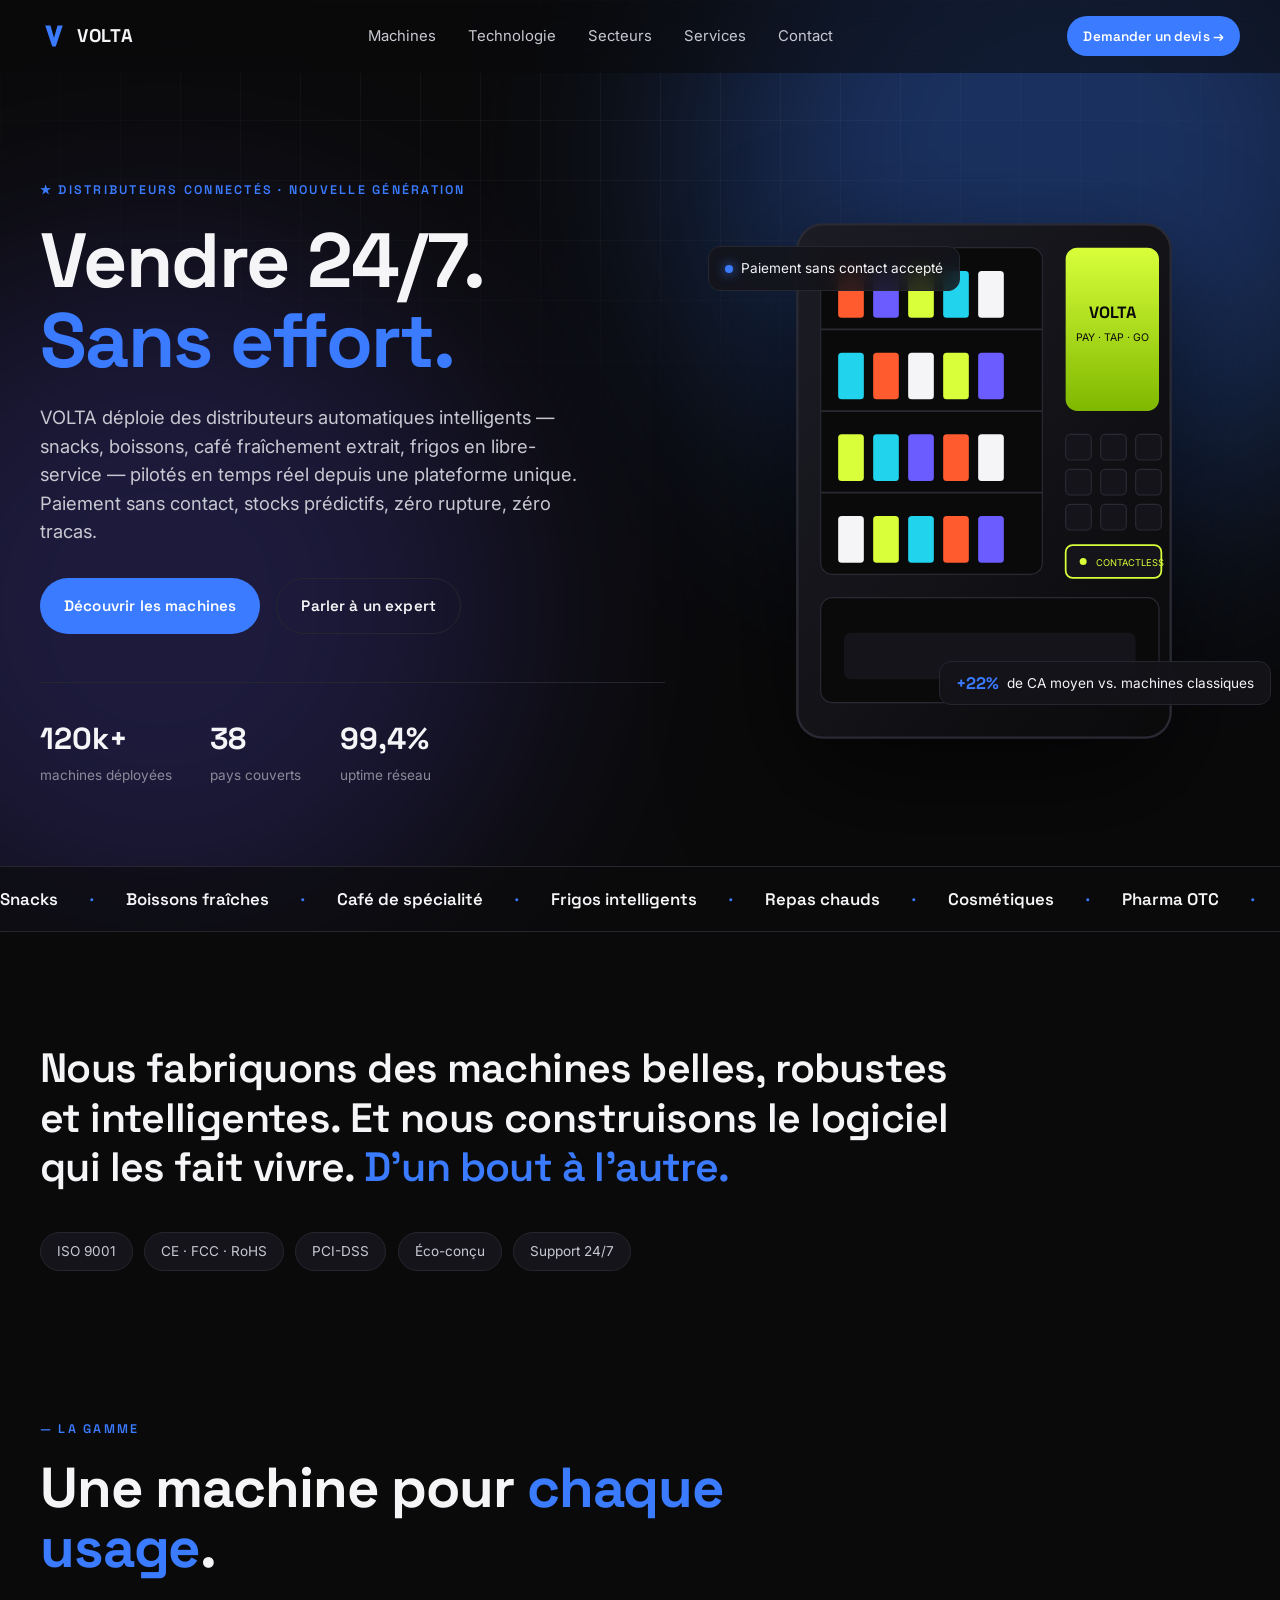
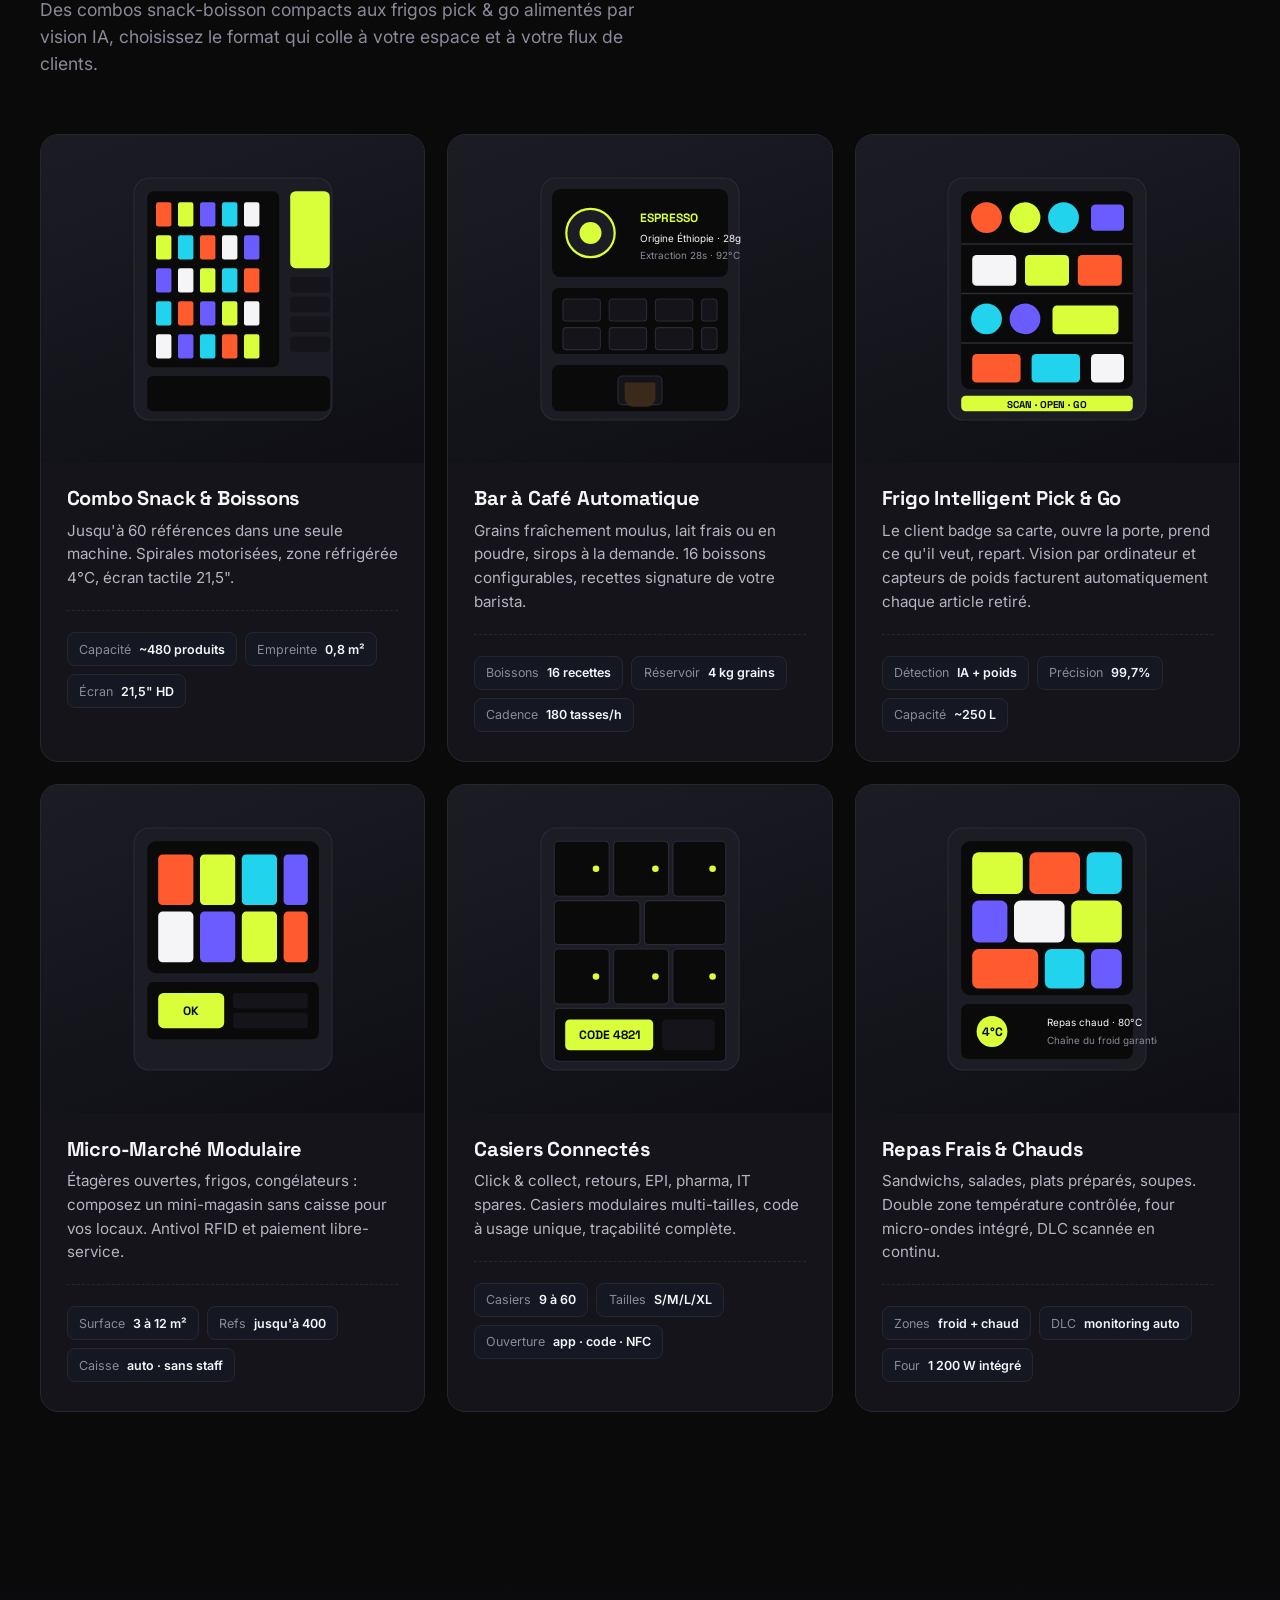
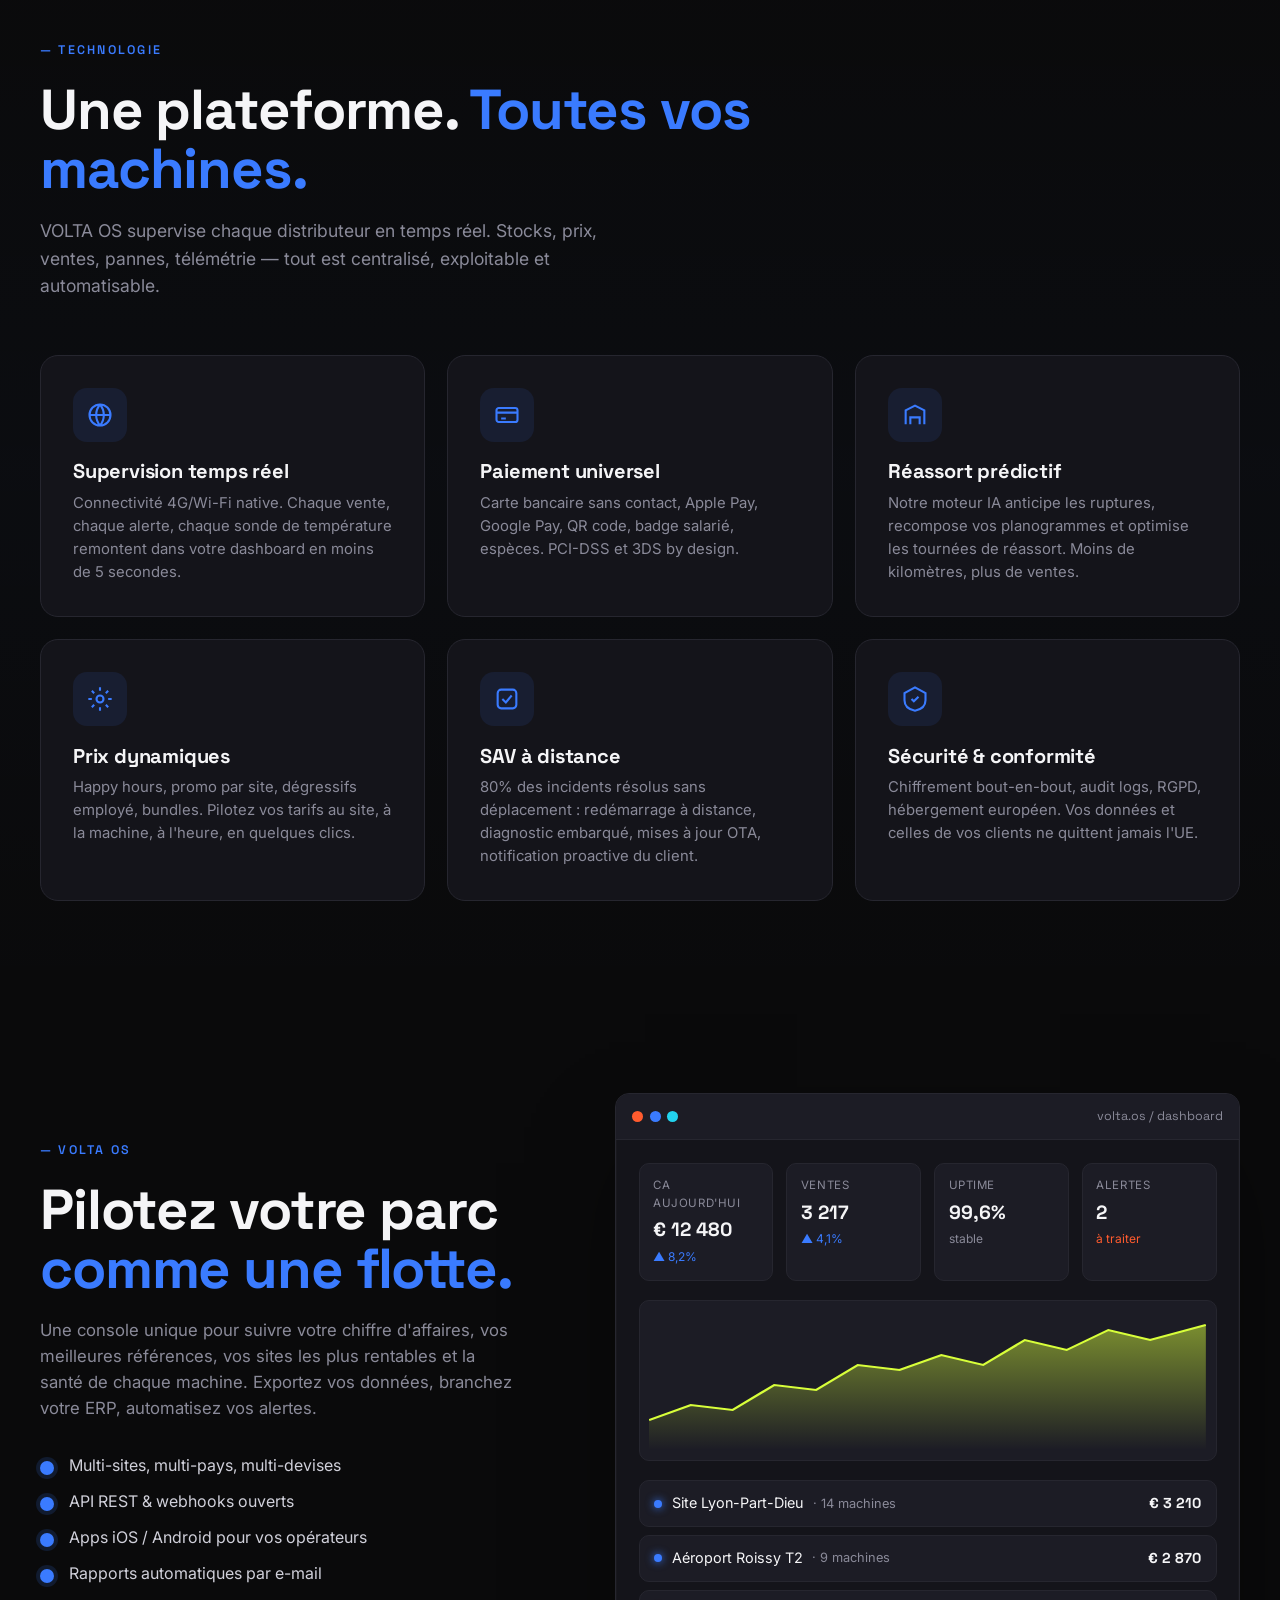
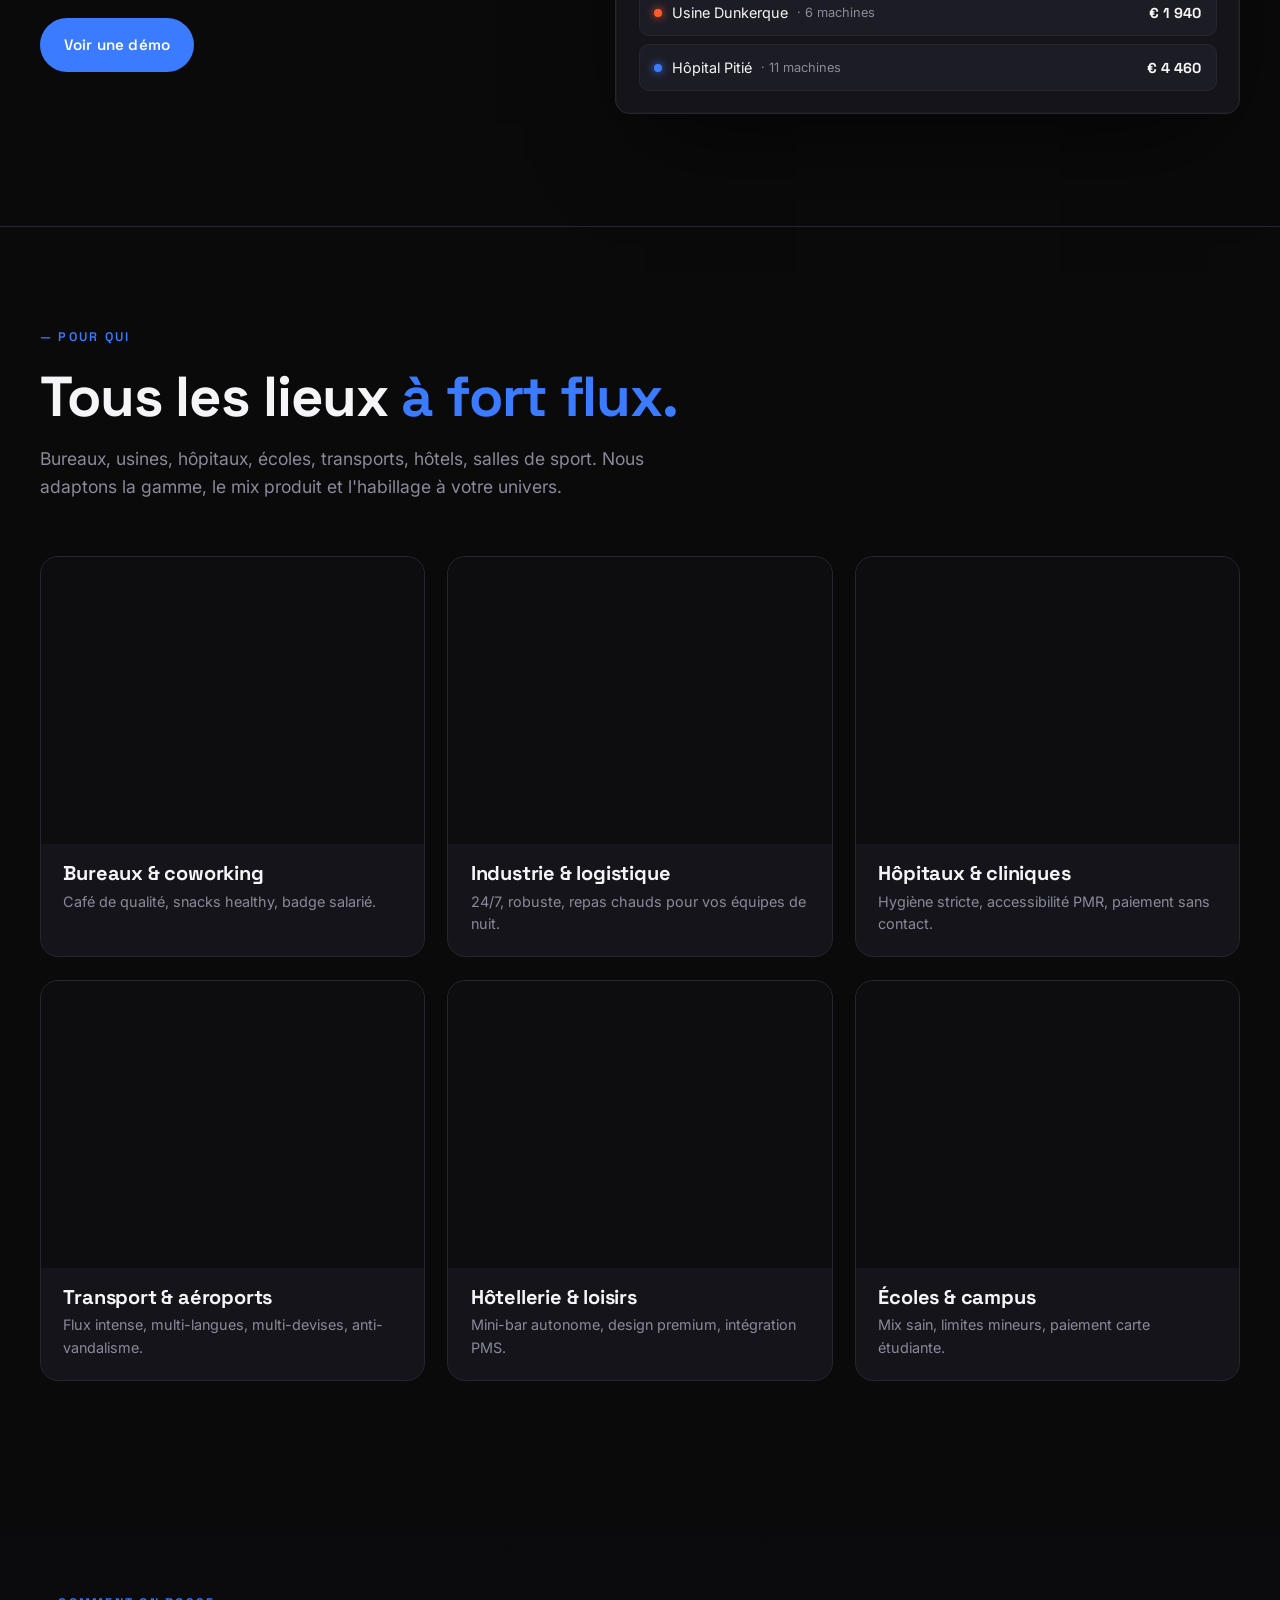
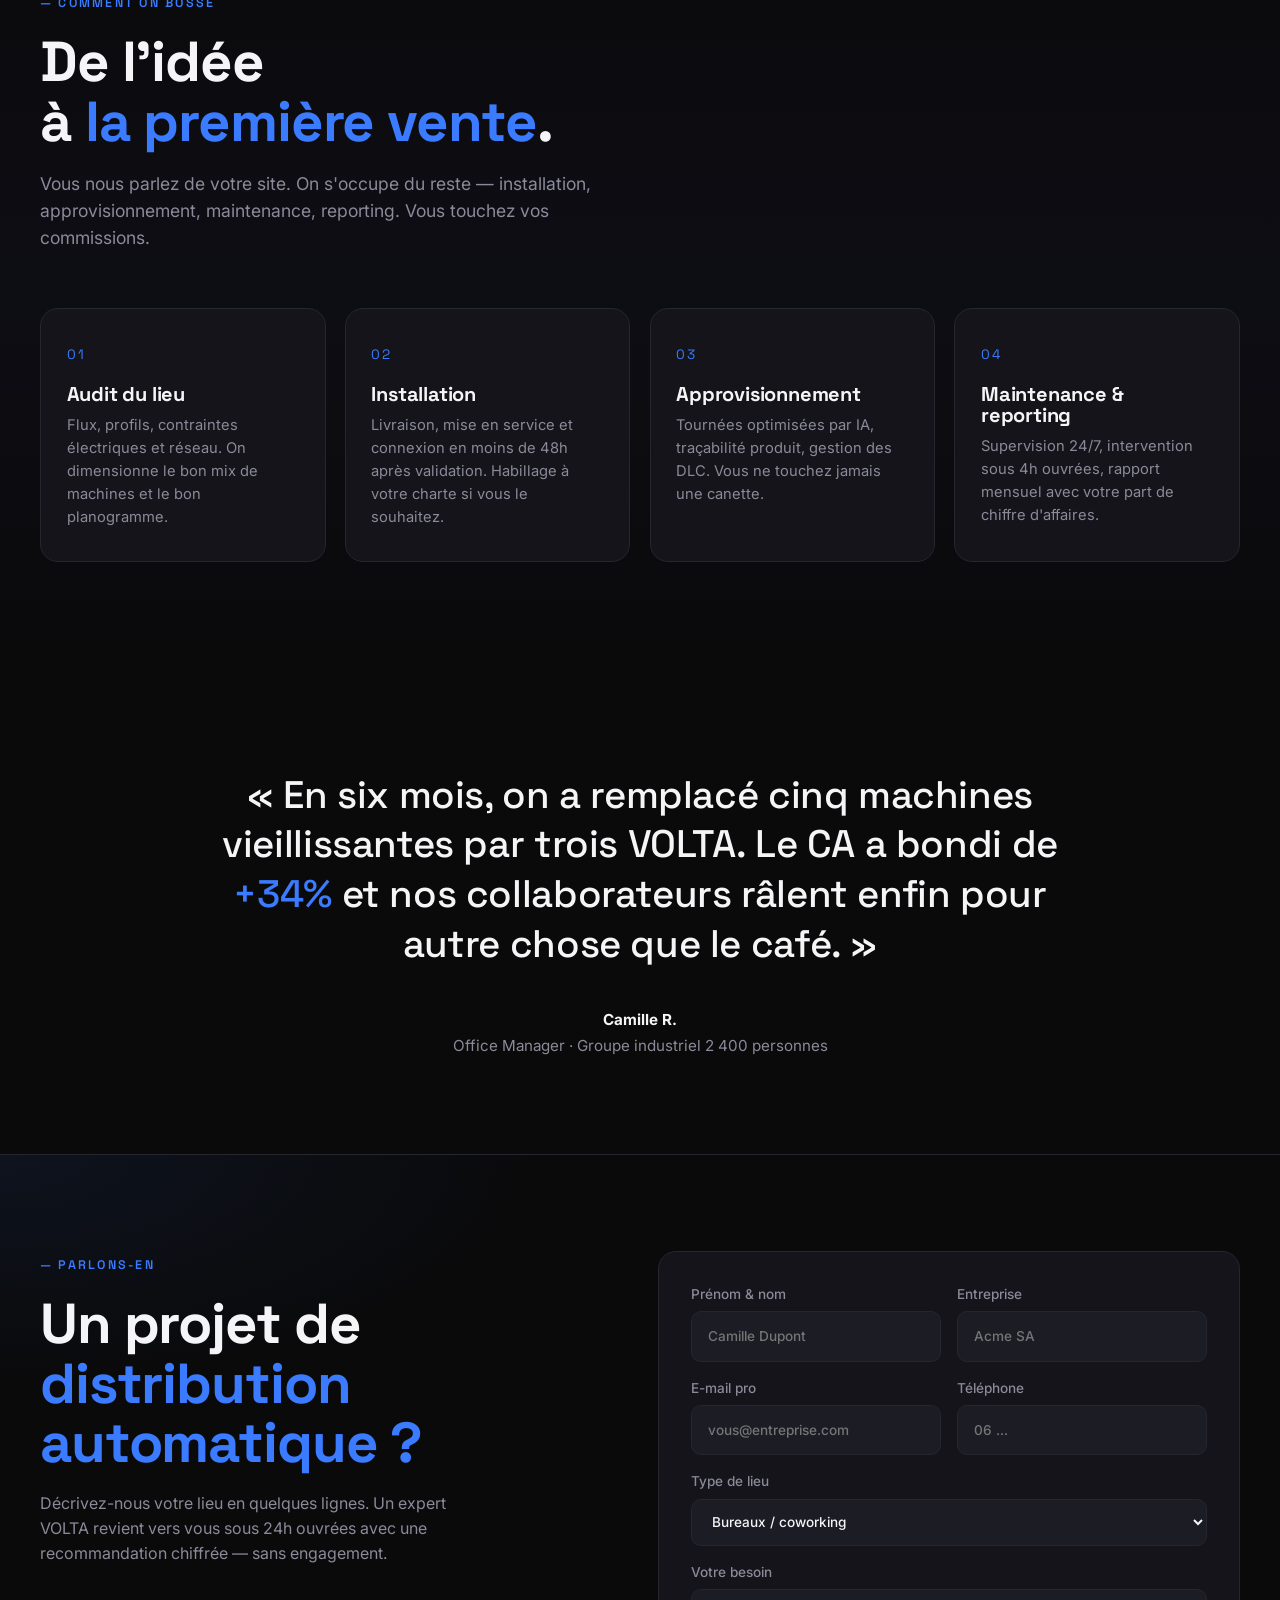
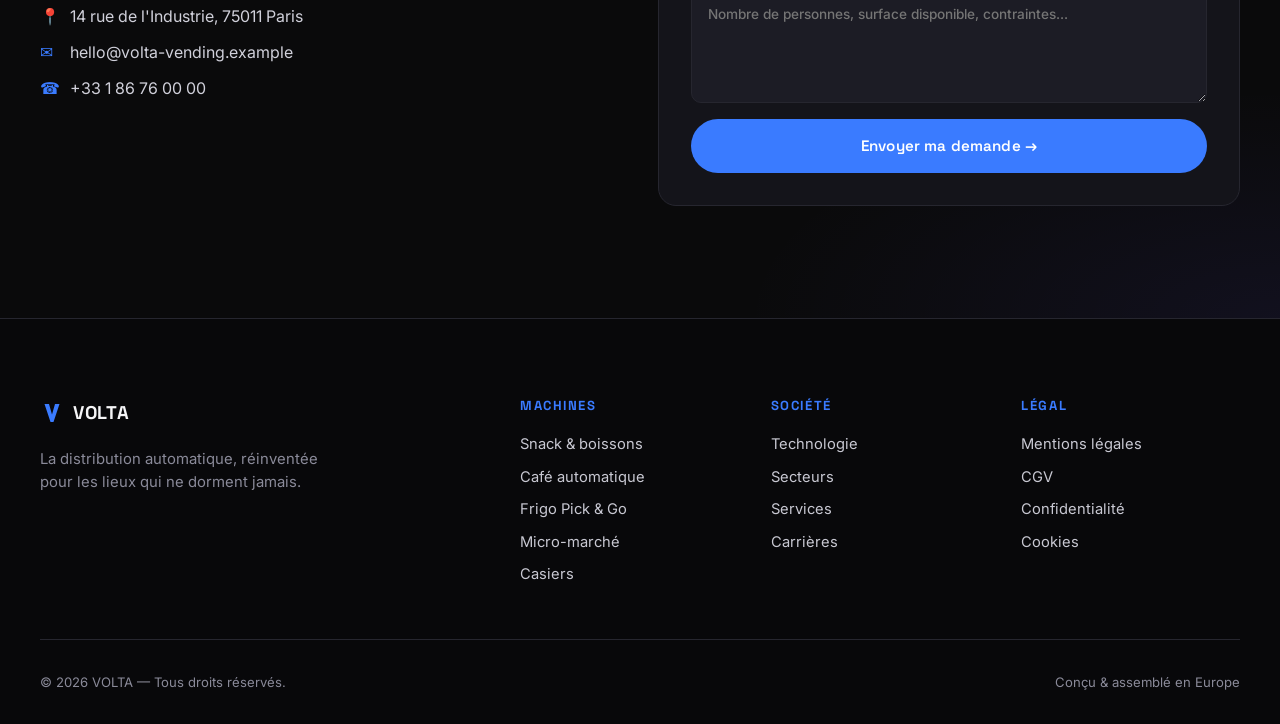
<file: index.html>
<!doctype html>
<html lang="fr">
<head>
<meta charset="utf-8" />
<meta name="viewport" content="width=device-width,initial-scale=1" />
<title>VOLTA — Distribution Automatique Intelligente</title>
<meta name="description" content="VOLTA conçoit, déploie et opère des distributeurs automatiques connectés : snacks, boissons fraîches, café de spécialité et frigos intelligents pour bureaux, hôtels, usines et lieux publics." />
<link rel="preconnect" href="https://fonts.googleapis.com" />
<link rel="preconnect" href="https://fonts.gstatic.com" crossorigin />
<link href="https://fonts.googleapis.com/css2?family=Inter:wght@400;500;600;700&family=Space+Grotesk:wght@500;600;700&display=swap" rel="stylesheet" />
<link rel="stylesheet" href="assets/css/styles.css" />
</head>
<body>

<!-- ============ NAV ============ -->
<header class="nav" id="nav">
  <div class="container nav__inner">
    <a href="#" class="nav__logo" aria-label="VOLTA accueil">
      <svg width="28" height="28" viewBox="0 0 32 32" aria-hidden="true">
        <path d="M6 4h6l4 14L20 4h6l-8 24h-4z" fill="currentColor"/>
      </svg>
      <span>VOLTA</span>
    </a>
    <nav class="nav__links" aria-label="Navigation principale">
      <a href="#machines">Machines</a>
      <a href="#technologie">Technologie</a>
      <a href="#secteurs">Secteurs</a>
      <a href="#services">Services</a>
      <a href="#contact">Contact</a>
    </nav>
    <a href="#contact" class="btn btn--accent btn--sm">Demander un devis →</a>
    <button class="nav__burger" id="burger" aria-label="Menu" aria-expanded="false">
      <span></span><span></span><span></span>
    </button>
  </div>
</header>

<!-- ============ HERO ============ -->
<section class="hero">
  <div class="hero__bg" aria-hidden="true">
    <div class="hero__grid"></div>
    <div class="hero__glow hero__glow--a"></div>
    <div class="hero__glow hero__glow--b"></div>
  </div>

  <div class="container hero__inner">
    <div class="hero__copy reveal">
      <span class="eyebrow">★ Distributeurs connectés · Nouvelle génération</span>
      <h1>
        Vendre 24/7.<br/>
        <span class="text-accent">Sans effort.</span>
      </h1>
      <p class="lead">
        VOLTA déploie des distributeurs automatiques intelligents — snacks, boissons,
        café fraîchement extrait, frigos en libre-service — pilotés en temps réel
        depuis une plateforme unique. Paiement sans contact, stocks prédictifs, zéro
        rupture, zéro tracas.
      </p>
      <div class="hero__cta">
        <a href="#machines" class="btn btn--accent">Découvrir les machines</a>
        <a href="#contact" class="btn btn--ghost">Parler à un expert</a>
      </div>

      <ul class="hero__stats">
        <li><strong>120k+</strong><span>machines déployées</span></li>
        <li><strong>38</strong><span>pays couverts</span></li>
        <li><strong>99,4%</strong><span>uptime réseau</span></li>
      </ul>
    </div>

    <div class="hero__visual reveal">
      <!-- Illustration SVG d'une machine -->
      <svg viewBox="0 0 360 480" class="machine machine--hero" aria-label="Distributeur VOLTA">
        <defs>
          <linearGradient id="g1" x1="0" x2="1" y1="0" y2="1">
            <stop offset="0" stop-color="#1c1c25"/>
            <stop offset="1" stop-color="#0a0a0b"/>
          </linearGradient>
          <linearGradient id="screen" x1="0" x2="0" y1="0" y2="1">
            <stop offset="0" stop-color="#d8ff3a"/>
            <stop offset="1" stop-color="#7fb800"/>
          </linearGradient>
        </defs>
        <rect x="20" y="20" width="320" height="440" rx="22" fill="url(#g1)" stroke="#2a2a35" stroke-width="2"/>
        <rect x="40" y="40" width="190" height="280" rx="10" fill="#0a0a0b" stroke="#2a2a35"/>
        <!-- shelves -->
        <g stroke="#2a2a35" stroke-width="1.5">
          <line x1="40" y1="110" x2="230" y2="110"/>
          <line x1="40" y1="180" x2="230" y2="180"/>
          <line x1="40" y1="250" x2="230" y2="250"/>
        </g>
        <!-- products -->
        <g>
          <rect x="55" y="60" width="22" height="40" rx="3" fill="#ff5b2e"/>
          <rect x="85" y="60" width="22" height="40" rx="3" fill="#6b5cff"/>
          <rect x="115" y="60" width="22" height="40" rx="3" fill="#d8ff3a"/>
          <rect x="145" y="60" width="22" height="40" rx="3" fill="#22d3ee"/>
          <rect x="175" y="60" width="22" height="40" rx="3" fill="#f5f5f7"/>
          <rect x="55" y="130" width="22" height="40" rx="3" fill="#22d3ee"/>
          <rect x="85" y="130" width="22" height="40" rx="3" fill="#ff5b2e"/>
          <rect x="115" y="130" width="22" height="40" rx="3" fill="#f5f5f7"/>
          <rect x="145" y="130" width="22" height="40" rx="3" fill="#d8ff3a"/>
          <rect x="175" y="130" width="22" height="40" rx="3" fill="#6b5cff"/>
          <rect x="55" y="200" width="22" height="40" rx="3" fill="#d8ff3a"/>
          <rect x="85" y="200" width="22" height="40" rx="3" fill="#22d3ee"/>
          <rect x="115" y="200" width="22" height="40" rx="3" fill="#6b5cff"/>
          <rect x="145" y="200" width="22" height="40" rx="3" fill="#ff5b2e"/>
          <rect x="175" y="200" width="22" height="40" rx="3" fill="#f5f5f7"/>
          <rect x="55" y="270" width="22" height="40" rx="3" fill="#f5f5f7"/>
          <rect x="85" y="270" width="22" height="40" rx="3" fill="#d8ff3a"/>
          <rect x="115" y="270" width="22" height="40" rx="3" fill="#22d3ee"/>
          <rect x="145" y="270" width="22" height="40" rx="3" fill="#ff5b2e"/>
          <rect x="175" y="270" width="22" height="40" rx="3" fill="#6b5cff"/>
        </g>
        <!-- screen -->
        <rect x="250" y="40" width="80" height="140" rx="10" fill="url(#screen)"/>
        <text x="290" y="100" text-anchor="middle" font-family="Space Grotesk" font-size="14" font-weight="700" fill="#0a0a0b">VOLTA</text>
        <text x="290" y="120" text-anchor="middle" font-family="Inter" font-size="9" fill="#0a0a0b">PAY · TAP · GO</text>
        <!-- keypad -->
        <g fill="#14141a" stroke="#2a2a35">
          <rect x="250" y="200" width="22" height="22" rx="4"/>
          <rect x="280" y="200" width="22" height="22" rx="4"/>
          <rect x="310" y="200" width="22" height="22" rx="4"/>
          <rect x="250" y="230" width="22" height="22" rx="4"/>
          <rect x="280" y="230" width="22" height="22" rx="4"/>
          <rect x="310" y="230" width="22" height="22" rx="4"/>
          <rect x="250" y="260" width="22" height="22" rx="4"/>
          <rect x="280" y="260" width="22" height="22" rx="4"/>
          <rect x="310" y="260" width="22" height="22" rx="4"/>
        </g>
        <!-- card reader -->
        <rect x="250" y="295" width="82" height="28" rx="6" fill="#14141a" stroke="#d8ff3a" stroke-width="1.5"/>
        <circle cx="265" cy="309" r="3" fill="#d8ff3a"/>
        <text x="305" y="313" text-anchor="middle" font-family="Inter" font-size="8" fill="#d8ff3a">CONTACTLESS</text>
        <!-- delivery slot -->
        <rect x="40" y="340" width="290" height="90" rx="10" fill="#0a0a0b" stroke="#2a2a35"/>
        <rect x="60" y="370" width="250" height="40" rx="6" fill="#14141a"/>
      </svg>

      <div class="floating floating--a">
        <span class="dot"></span> Paiement sans contact accepté
      </div>
      <div class="floating floating--b">
        <strong>+22%</strong> de CA moyen vs. machines classiques
      </div>
    </div>
  </div>

  <div class="marquee" aria-hidden="true">
    <div class="marquee__track">
      <span>Snacks</span><span>·</span>
      <span>Boissons fraîches</span><span>·</span>
      <span>Café de spécialité</span><span>·</span>
      <span>Frigos intelligents</span><span>·</span>
      <span>Repas chauds</span><span>·</span>
      <span>Cosmétiques</span><span>·</span>
      <span>Pharma OTC</span><span>·</span>
      <span>Goodies</span><span>·</span>
      <span>Snacks</span><span>·</span>
      <span>Boissons fraîches</span><span>·</span>
      <span>Café de spécialité</span><span>·</span>
      <span>Frigos intelligents</span><span>·</span>
      <span>Repas chauds</span><span>·</span>
      <span>Cosmétiques</span><span>·</span>
      <span>Pharma OTC</span><span>·</span>
      <span>Goodies</span><span>·</span>
    </div>
  </div>
</section>

<!-- ============ TRUST / INTRO ============ -->
<section class="intro">
  <div class="container intro__inner">
    <p class="intro__lead reveal">
      Nous fabriquons des machines belles, robustes et intelligentes. Et nous
      construisons le logiciel qui les fait vivre. <span class="text-accent">D'un bout
      à l'autre.</span>
    </p>
    <div class="intro__pills reveal">
      <span class="pill">ISO 9001</span>
      <span class="pill">CE · FCC · RoHS</span>
      <span class="pill">PCI-DSS</span>
      <span class="pill">Éco-conçu</span>
      <span class="pill">Support 24/7</span>
    </div>
  </div>
</section>

<!-- ============ MACHINES ============ -->
<section class="machines" id="machines">
  <div class="container">
    <div class="section-head reveal">
      <span class="eyebrow">— La gamme</span>
      <h2>Une machine pour <span class="text-accent">chaque usage</span>.</h2>
      <p class="section-sub">
        Des combos snack-boisson compacts aux frigos pick &amp; go alimentés par
        vision IA, choisissez le format qui colle à votre espace et à votre flux
        de clients.
      </p>
    </div>

    <div class="cards">
      <!-- Card 1 -->
      <article class="card reveal" data-card="snack">
        <div class="card__media">
          <svg viewBox="0 0 200 240" class="machine">
            <rect x="10" y="10" width="180" height="220" rx="14" fill="#1c1c25" stroke="#2a2a35"/>
            <rect x="22" y="22" width="120" height="160" rx="6" fill="#0a0a0b"/>
            <g>
              <rect x="30" y="32" width="14" height="22" rx="2" fill="#ff5b2e"/>
              <rect x="50" y="32" width="14" height="22" rx="2" fill="#d8ff3a"/>
              <rect x="70" y="32" width="14" height="22" rx="2" fill="#6b5cff"/>
              <rect x="90" y="32" width="14" height="22" rx="2" fill="#22d3ee"/>
              <rect x="110" y="32" width="14" height="22" rx="2" fill="#f5f5f7"/>
              <rect x="30" y="62" width="14" height="22" rx="2" fill="#d8ff3a"/>
              <rect x="50" y="62" width="14" height="22" rx="2" fill="#22d3ee"/>
              <rect x="70" y="62" width="14" height="22" rx="2" fill="#ff5b2e"/>
              <rect x="90" y="62" width="14" height="22" rx="2" fill="#f5f5f7"/>
              <rect x="110" y="62" width="14" height="22" rx="2" fill="#6b5cff"/>
              <rect x="30" y="92" width="14" height="22" rx="2" fill="#6b5cff"/>
              <rect x="50" y="92" width="14" height="22" rx="2" fill="#f5f5f7"/>
              <rect x="70" y="92" width="14" height="22" rx="2" fill="#d8ff3a"/>
              <rect x="90" y="92" width="14" height="22" rx="2" fill="#22d3ee"/>
              <rect x="110" y="92" width="14" height="22" rx="2" fill="#ff5b2e"/>
              <rect x="30" y="122" width="14" height="22" rx="2" fill="#22d3ee"/>
              <rect x="50" y="122" width="14" height="22" rx="2" fill="#ff5b2e"/>
              <rect x="70" y="122" width="14" height="22" rx="2" fill="#6b5cff"/>
              <rect x="90" y="122" width="14" height="22" rx="2" fill="#d8ff3a"/>
              <rect x="110" y="122" width="14" height="22" rx="2" fill="#f5f5f7"/>
              <rect x="30" y="152" width="14" height="22" rx="2" fill="#f5f5f7"/>
              <rect x="50" y="152" width="14" height="22" rx="2" fill="#6b5cff"/>
              <rect x="70" y="152" width="14" height="22" rx="2" fill="#22d3ee"/>
              <rect x="90" y="152" width="14" height="22" rx="2" fill="#ff5b2e"/>
              <rect x="110" y="152" width="14" height="22" rx="2" fill="#d8ff3a"/>
            </g>
            <rect x="152" y="22" width="36" height="70" rx="5" fill="#d8ff3a"/>
            <rect x="152" y="100" width="36" height="14" rx="3" fill="#14141a"/>
            <rect x="152" y="118" width="36" height="14" rx="3" fill="#14141a"/>
            <rect x="152" y="136" width="36" height="14" rx="3" fill="#14141a"/>
            <rect x="152" y="154" width="36" height="14" rx="3" fill="#14141a"/>
            <rect x="22" y="190" width="166" height="32" rx="5" fill="#0a0a0b"/>
          </svg>
        </div>
        <div class="card__body">
          <h3>Combo Snack &amp; Boissons</h3>
          <p>
            Jusqu'à 60 références dans une seule machine. Spirales motorisées,
            zone réfrigérée 4°C, écran tactile 21,5".
          </p>
          <ul class="card__specs">
            <li>Capacité <strong>~480 produits</strong></li>
            <li>Empreinte <strong>0,8 m²</strong></li>
            <li>Écran <strong>21,5" HD</strong></li>
          </ul>
        </div>
      </article>

      <!-- Card 2 -->
      <article class="card reveal" data-card="coffee">
        <div class="card__media">
          <svg viewBox="0 0 200 240" class="machine">
            <rect x="10" y="10" width="180" height="220" rx="14" fill="#1c1c25" stroke="#2a2a35"/>
            <rect x="20" y="20" width="160" height="80" rx="8" fill="#0a0a0b"/>
            <circle cx="55" cy="60" r="22" fill="#1c1c25" stroke="#d8ff3a" stroke-width="2"/>
            <circle cx="55" cy="60" r="10" fill="#d8ff3a"/>
            <text x="100" y="50" font-family="Space Grotesk" font-size="11" font-weight="700" fill="#d8ff3a">ESPRESSO</text>
            <text x="100" y="68" font-family="Inter" font-size="9" fill="#f5f5f7">Origine Éthiopie · 28g</text>
            <text x="100" y="84" font-family="Inter" font-size="9" fill="#8a8a99">Extraction 28s · 92°C</text>
            <rect x="20" y="110" width="160" height="60" rx="6" fill="#0a0a0b"/>
            <g fill="#14141a" stroke="#2a2a35">
              <rect x="30" y="120" width="34" height="20" rx="3"/>
              <rect x="72" y="120" width="34" height="20" rx="3"/>
              <rect x="114" y="120" width="34" height="20" rx="3"/>
              <rect x="156" y="120" width="14" height="20" rx="3"/>
              <rect x="30" y="146" width="34" height="20" rx="3"/>
              <rect x="72" y="146" width="34" height="20" rx="3"/>
              <rect x="114" y="146" width="34" height="20" rx="3"/>
              <rect x="156" y="146" width="14" height="20" rx="3"/>
            </g>
            <rect x="20" y="180" width="160" height="42" rx="6" fill="#0a0a0b"/>
            <rect x="80" y="190" width="40" height="26" rx="4" fill="#14141a" stroke="#2a2a35"/>
            <path d="M86 196 h28 v14 a8 8 0 0 1 -8 8 h-12 a8 8 0 0 1 -8 -8 z" fill="#3a2a1a"/>
          </svg>
        </div>
        <div class="card__body">
          <h3>Bar à Café Automatique</h3>
          <p>
            Grains fraîchement moulus, lait frais ou en poudre, sirops à la
            demande. 16 boissons configurables, recettes signature de votre
            barista.
          </p>
          <ul class="card__specs">
            <li>Boissons <strong>16 recettes</strong></li>
            <li>Réservoir <strong>4 kg grains</strong></li>
            <li>Cadence <strong>180 tasses/h</strong></li>
          </ul>
        </div>
      </article>

      <!-- Card 3 -->
      <article class="card reveal" data-card="fridge">
        <div class="card__media">
          <svg viewBox="0 0 200 240" class="machine">
            <rect x="10" y="10" width="180" height="220" rx="14" fill="#1c1c25" stroke="#2a2a35"/>
            <rect x="22" y="22" width="156" height="180" rx="8" fill="#0a0a0b"/>
            <g stroke="#2a2a35" stroke-width="1.2">
              <line x1="22" y1="70" x2="178" y2="70"/>
              <line x1="22" y1="115" x2="178" y2="115"/>
              <line x1="22" y1="160" x2="178" y2="160"/>
            </g>
            <g>
              <circle cx="45" cy="46" r="14" fill="#ff5b2e"/>
              <circle cx="80" cy="46" r="14" fill="#d8ff3a"/>
              <circle cx="115" cy="46" r="14" fill="#22d3ee"/>
              <rect x="140" y="34" width="30" height="24" rx="4" fill="#6b5cff"/>
              <rect x="32" y="80" width="40" height="28" rx="4" fill="#f5f5f7"/>
              <rect x="80" y="80" width="40" height="28" rx="4" fill="#d8ff3a"/>
              <rect x="128" y="80" width="40" height="28" rx="4" fill="#ff5b2e"/>
              <circle cx="45" cy="138" r="14" fill="#22d3ee"/>
              <circle cx="80" cy="138" r="14" fill="#6b5cff"/>
              <rect x="105" y="126" width="60" height="26" rx="4" fill="#d8ff3a"/>
              <rect x="32" y="170" width="44" height="26" rx="4" fill="#ff5b2e"/>
              <rect x="86" y="170" width="44" height="26" rx="4" fill="#22d3ee"/>
              <rect x="140" y="170" width="30" height="26" rx="4" fill="#f5f5f7"/>
            </g>
            <rect x="22" y="208" width="156" height="14" rx="4" fill="#d8ff3a"/>
            <text x="100" y="219" text-anchor="middle" font-family="Space Grotesk" font-size="9" font-weight="700" fill="#0a0a0b">SCAN · OPEN · GO</text>
          </svg>
        </div>
        <div class="card__body">
          <h3>Frigo Intelligent Pick &amp; Go</h3>
          <p>
            Le client badge sa carte, ouvre la porte, prend ce qu'il veut, repart.
            Vision par ordinateur et capteurs de poids facturent automatiquement
            chaque article retiré.
          </p>
          <ul class="card__specs">
            <li>Détection <strong>IA + poids</strong></li>
            <li>Précision <strong>99,7%</strong></li>
            <li>Capacité <strong>~250 L</strong></li>
          </ul>
        </div>
      </article>

      <!-- Card 4 -->
      <article class="card reveal" data-card="micro">
        <div class="card__media">
          <svg viewBox="0 0 200 240" class="machine">
            <rect x="10" y="10" width="180" height="220" rx="14" fill="#1c1c25" stroke="#2a2a35"/>
            <rect x="22" y="22" width="156" height="120" rx="8" fill="#0a0a0b"/>
            <g>
              <rect x="32" y="34" width="32" height="46" rx="4" fill="#ff5b2e"/>
              <rect x="70" y="34" width="32" height="46" rx="4" fill="#d8ff3a"/>
              <rect x="108" y="34" width="32" height="46" rx="4" fill="#22d3ee"/>
              <rect x="146" y="34" width="22" height="46" rx="4" fill="#6b5cff"/>
              <rect x="32" y="86" width="32" height="46" rx="4" fill="#f5f5f7"/>
              <rect x="70" y="86" width="32" height="46" rx="4" fill="#6b5cff"/>
              <rect x="108" y="86" width="32" height="46" rx="4" fill="#d8ff3a"/>
              <rect x="146" y="86" width="22" height="46" rx="4" fill="#ff5b2e"/>
            </g>
            <rect x="22" y="150" width="156" height="52" rx="6" fill="#0a0a0b"/>
            <rect x="32" y="160" width="60" height="32" rx="5" fill="#d8ff3a"/>
            <text x="62" y="180" text-anchor="middle" font-family="Space Grotesk" font-size="11" font-weight="700" fill="#0a0a0b">OK</text>
            <rect x="100" y="160" width="68" height="14" rx="3" fill="#14141a"/>
            <rect x="100" y="178" width="68" height="14" rx="3" fill="#14141a"/>
            <rect x="22" y="210" width="156" height="14" rx="3" fill="#1c1c25"/>
          </svg>
        </div>
        <div class="card__body">
          <h3>Micro-Marché Modulaire</h3>
          <p>
            Étagères ouvertes, frigos, congélateurs : composez un mini-magasin
            sans caisse pour vos locaux. Antivol RFID et paiement libre-service.
          </p>
          <ul class="card__specs">
            <li>Surface <strong>3 à 12 m²</strong></li>
            <li>Refs <strong>jusqu'à 400</strong></li>
            <li>Caisse <strong>auto · sans staff</strong></li>
          </ul>
        </div>
      </article>

      <!-- Card 5 -->
      <article class="card reveal" data-card="locker">
        <div class="card__media">
          <svg viewBox="0 0 200 240" class="machine">
            <rect x="10" y="10" width="180" height="220" rx="14" fill="#1c1c25" stroke="#2a2a35"/>
            <g fill="#0a0a0b" stroke="#2a2a35">
              <rect x="22" y="22" width="50" height="50" rx="4"/>
              <rect x="76" y="22" width="50" height="50" rx="4"/>
              <rect x="130" y="22" width="48" height="50" rx="4"/>
              <rect x="22" y="76" width="78" height="40" rx="4"/>
              <rect x="104" y="76" width="74" height="40" rx="4"/>
              <rect x="22" y="120" width="50" height="50" rx="4"/>
              <rect x="76" y="120" width="50" height="50" rx="4"/>
              <rect x="130" y="120" width="48" height="50" rx="4"/>
              <rect x="22" y="174" width="156" height="48" rx="4"/>
            </g>
            <g fill="#d8ff3a">
              <circle cx="60" cy="47" r="3"/>
              <circle cx="114" cy="47" r="3"/>
              <circle cx="166" cy="47" r="3"/>
              <circle cx="60" cy="145" r="3"/>
              <circle cx="114" cy="145" r="3"/>
              <circle cx="166" cy="145" r="3"/>
            </g>
            <rect x="32" y="184" width="80" height="28" rx="4" fill="#d8ff3a"/>
            <text x="72" y="202" text-anchor="middle" font-family="Space Grotesk" font-size="11" font-weight="700" fill="#0a0a0b">CODE 4821</text>
            <rect x="120" y="184" width="48" height="28" rx="4" fill="#14141a"/>
          </svg>
        </div>
        <div class="card__body">
          <h3>Casiers Connectés</h3>
          <p>
            Click &amp; collect, retours, EPI, pharma, IT spares. Casiers
            modulaires multi-tailles, code à usage unique, traçabilité complète.
          </p>
          <ul class="card__specs">
            <li>Casiers <strong>9 à 60</strong></li>
            <li>Tailles <strong>S/M/L/XL</strong></li>
            <li>Ouverture <strong>app · code · NFC</strong></li>
          </ul>
        </div>
      </article>

      <!-- Card 6 -->
      <article class="card reveal" data-card="fresh">
        <div class="card__media">
          <svg viewBox="0 0 200 240" class="machine">
            <rect x="10" y="10" width="180" height="220" rx="14" fill="#1c1c25" stroke="#2a2a35"/>
            <rect x="22" y="22" width="156" height="140" rx="8" fill="#0a0a0b"/>
            <g>
              <rect x="32" y="32" width="46" height="38" rx="6" fill="#d8ff3a"/>
              <rect x="84" y="32" width="46" height="38" rx="6" fill="#ff5b2e"/>
              <rect x="136" y="32" width="32" height="38" rx="6" fill="#22d3ee"/>
              <rect x="32" y="76" width="32" height="38" rx="6" fill="#6b5cff"/>
              <rect x="70" y="76" width="46" height="38" rx="6" fill="#f5f5f7"/>
              <rect x="122" y="76" width="46" height="38" rx="6" fill="#d8ff3a"/>
              <rect x="32" y="120" width="60" height="36" rx="6" fill="#ff5b2e"/>
              <rect x="98" y="120" width="36" height="36" rx="6" fill="#22d3ee"/>
              <rect x="140" y="120" width="28" height="36" rx="6" fill="#6b5cff"/>
            </g>
            <rect x="22" y="170" width="156" height="50" rx="6" fill="#0a0a0b"/>
            <circle cx="50" cy="195" r="14" fill="#d8ff3a"/>
            <text x="50" y="199" text-anchor="middle" font-family="Space Grotesk" font-size="11" font-weight="700" fill="#0a0a0b">4°C</text>
            <text x="100" y="190" font-family="Inter" font-size="9" fill="#f5f5f7">Repas chaud · 80°C</text>
            <text x="100" y="206" font-family="Inter" font-size="9" fill="#8a8a99">Chaîne du froid garantie</text>
          </svg>
        </div>
        <div class="card__body">
          <h3>Repas Frais &amp; Chauds</h3>
          <p>
            Sandwichs, salades, plats préparés, soupes. Double zone température
            contrôlée, four micro-ondes intégré, DLC scannée en continu.
          </p>
          <ul class="card__specs">
            <li>Zones <strong>froid + chaud</strong></li>
            <li>DLC <strong>monitoring auto</strong></li>
            <li>Four <strong>1 200 W intégré</strong></li>
          </ul>
        </div>
      </article>
    </div>
  </div>
</section>

<!-- ============ TECHNOLOGY ============ -->
<section class="tech" id="technologie">
  <div class="container tech__inner">
    <div class="section-head reveal">
      <span class="eyebrow">— Technologie</span>
      <h2>Une plateforme. <span class="text-accent">Toutes vos machines.</span></h2>
      <p class="section-sub">
        VOLTA OS supervise chaque distributeur en temps réel. Stocks, prix, ventes,
        pannes, télémétrie — tout est centralisé, exploitable et automatisable.
      </p>
    </div>

    <div class="tech__grid">
      <div class="tech__feature reveal">
        <div class="tech__icon">
          <svg viewBox="0 0 24 24" width="28" height="28" fill="none" stroke="currentColor" stroke-width="1.8">
            <path d="M3 12a9 9 0 1 0 18 0 9 9 0 0 0-18 0z"/><path d="M3 12h18M12 3a14 14 0 0 1 0 18M12 3a14 14 0 0 0 0 18"/>
          </svg>
        </div>
        <h3>Supervision temps réel</h3>
        <p>Connectivité 4G/Wi-Fi native. Chaque vente, chaque alerte, chaque sonde
        de température remontent dans votre dashboard en moins de 5 secondes.</p>
      </div>

      <div class="tech__feature reveal">
        <div class="tech__icon">
          <svg viewBox="0 0 24 24" width="28" height="28" fill="none" stroke="currentColor" stroke-width="1.8">
            <rect x="3" y="6" width="18" height="12" rx="2"/><path d="M3 10h18M7 15h4"/>
          </svg>
        </div>
        <h3>Paiement universel</h3>
        <p>Carte bancaire sans contact, Apple Pay, Google Pay, QR code, badge
        salarié, espèces. PCI-DSS et 3DS by design.</p>
      </div>

      <div class="tech__feature reveal">
        <div class="tech__icon">
          <svg viewBox="0 0 24 24" width="28" height="28" fill="none" stroke="currentColor" stroke-width="1.8">
            <path d="M4 20V8l8-4 8 4v12"/><path d="M8 20v-6h8v6"/>
          </svg>
        </div>
        <h3>Réassort prédictif</h3>
        <p>Notre moteur IA anticipe les ruptures, recompose vos planogrammes et
        optimise les tournées de réassort. Moins de kilomètres, plus de ventes.</p>
      </div>

      <div class="tech__feature reveal">
        <div class="tech__icon">
          <svg viewBox="0 0 24 24" width="28" height="28" fill="none" stroke="currentColor" stroke-width="1.8">
            <circle cx="12" cy="12" r="3"/><path d="M12 2v3M12 19v3M2 12h3M19 12h3M5 5l2 2M17 17l2 2M5 19l2-2M17 7l2-2"/>
          </svg>
        </div>
        <h3>Prix dynamiques</h3>
        <p>Happy hours, promo par site, dégressifs employé, bundles. Pilotez vos
        tarifs au site, à la machine, à l'heure, en quelques clics.</p>
      </div>

      <div class="tech__feature reveal">
        <div class="tech__icon">
          <svg viewBox="0 0 24 24" width="28" height="28" fill="none" stroke="currentColor" stroke-width="1.8">
            <rect x="4" y="4" width="16" height="16" rx="3"/><path d="M8 12l3 3 5-6"/>
          </svg>
        </div>
        <h3>SAV à distance</h3>
        <p>80% des incidents résolus sans déplacement : redémarrage à distance,
        diagnostic embarqué, mises à jour OTA, notification proactive du client.</p>
      </div>

      <div class="tech__feature reveal">
        <div class="tech__icon">
          <svg viewBox="0 0 24 24" width="28" height="28" fill="none" stroke="currentColor" stroke-width="1.8">
            <path d="M12 2L3 7v6c0 5 4 8 9 9 5-1 9-4 9-9V7l-9-5z"/><path d="M9 12l2 2 4-4"/>
          </svg>
        </div>
        <h3>Sécurité &amp; conformité</h3>
        <p>Chiffrement bout-en-bout, audit logs, RGPD, hébergement européen.
        Vos données et celles de vos clients ne quittent jamais l'UE.</p>
      </div>
    </div>
  </div>
</section>

<!-- ============ SHOWCASE / DASHBOARD ============ -->
<section class="dashboard">
  <div class="container dashboard__inner">
    <div class="dashboard__copy reveal">
      <span class="eyebrow">— VOLTA OS</span>
      <h2>Pilotez votre parc<br/><span class="text-accent">comme une flotte.</span></h2>
      <p>
        Une console unique pour suivre votre chiffre d'affaires, vos meilleures
        références, vos sites les plus rentables et la santé de chaque machine.
        Exportez vos données, branchez votre ERP, automatisez vos alertes.
      </p>
      <ul class="check-list">
        <li>Multi-sites, multi-pays, multi-devises</li>
        <li>API REST &amp; webhooks ouverts</li>
        <li>Apps iOS / Android pour vos opérateurs</li>
        <li>Rapports automatiques par e-mail</li>
      </ul>
      <a href="#contact" class="btn btn--accent">Voir une démo</a>
    </div>

    <div class="dashboard__visual reveal">
      <div class="window">
        <div class="window__bar">
          <span></span><span></span><span></span>
          <em>volta.os / dashboard</em>
        </div>
        <div class="window__body">
          <div class="kpis">
            <div class="kpi">
              <span>CA aujourd'hui</span>
              <strong>€ 12 480</strong>
              <em class="up">▲ 8,2%</em>
            </div>
            <div class="kpi">
              <span>Ventes</span>
              <strong>3 217</strong>
              <em class="up">▲ 4,1%</em>
            </div>
            <div class="kpi">
              <span>Uptime</span>
              <strong>99,6%</strong>
              <em>stable</em>
            </div>
            <div class="kpi">
              <span>Alertes</span>
              <strong>2</strong>
              <em class="down">à traiter</em>
            </div>
          </div>
          <div class="chart">
            <svg viewBox="0 0 400 140" preserveAspectRatio="none" width="100%" height="140">
              <defs>
                <linearGradient id="cg" x1="0" x2="0" y1="0" y2="1">
                  <stop offset="0" stop-color="#d8ff3a" stop-opacity=".5"/>
                  <stop offset="1" stop-color="#d8ff3a" stop-opacity="0"/>
                </linearGradient>
              </defs>
              <path d="M0,110 L30,95 60,100 90,75 120,80 150,55 180,60 210,45 240,55 270,30 300,40 330,20 360,30 400,15 L400,140 L0,140 Z" fill="url(#cg)"/>
              <path d="M0,110 L30,95 60,100 90,75 120,80 150,55 180,60 210,45 240,55 270,30 300,40 330,20 360,30 400,15" fill="none" stroke="#d8ff3a" stroke-width="2"/>
            </svg>
          </div>
          <div class="rows">
            <div class="row"><span class="dot dot--ok"></span> Site Lyon-Part-Dieu <em>· 14 machines</em><strong>€ 3 210</strong></div>
            <div class="row"><span class="dot dot--ok"></span> Aéroport Roissy T2 <em>· 9 machines</em><strong>€ 2 870</strong></div>
            <div class="row"><span class="dot dot--warn"></span> Usine Dunkerque <em>· 6 machines</em><strong>€ 1 940</strong></div>
            <div class="row"><span class="dot dot--ok"></span> Hôpital Pitié <em>· 11 machines</em><strong>€ 4 460</strong></div>
          </div>
        </div>
      </div>
    </div>
  </div>
</section>

<!-- ============ INDUSTRIES ============ -->
<section class="sectors" id="secteurs">
  <div class="container">
    <div class="section-head reveal">
      <span class="eyebrow">— Pour qui</span>
      <h2>Tous les lieux <span class="text-accent">à fort flux.</span></h2>
      <p class="section-sub">
        Bureaux, usines, hôpitaux, écoles, transports, hôtels, salles de sport.
        Nous adaptons la gamme, le mix produit et l'habillage à votre univers.
      </p>
    </div>

    <div class="sectors__grid">
      <a class="sector reveal" href="#contact">
        <div class="sector__img" style="background-image:url('https://images.unsplash.com/photo-1497366216548-37526070297c?auto=format&fit=crop&w=900&q=70')"></div>
        <h3>Bureaux &amp; coworking</h3>
        <p>Café de qualité, snacks healthy, badge salarié.</p>
      </a>
      <a class="sector reveal" href="#contact">
        <div class="sector__img" style="background-image:url('https://images.unsplash.com/photo-1565793298595-6a879b1d9492?auto=format&fit=crop&w=900&q=70')"></div>
        <h3>Industrie &amp; logistique</h3>
        <p>24/7, robuste, repas chauds pour vos équipes de nuit.</p>
      </a>
      <a class="sector reveal" href="#contact">
        <div class="sector__img" style="background-image:url('https://images.unsplash.com/photo-1519494026892-80bbd2d6fd0d?auto=format&fit=crop&w=900&q=70')"></div>
        <h3>Hôpitaux &amp; cliniques</h3>
        <p>Hygiène stricte, accessibilité PMR, paiement sans contact.</p>
      </a>
      <a class="sector reveal" href="#contact">
        <div class="sector__img" style="background-image:url('https://images.unsplash.com/photo-1502920917128-1aa500764cbd?auto=format&fit=crop&w=900&q=70')"></div>
        <h3>Transport &amp; aéroports</h3>
        <p>Flux intense, multi-langues, multi-devises, anti-vandalisme.</p>
      </a>
      <a class="sector reveal" href="#contact">
        <div class="sector__img" style="background-image:url('https://images.unsplash.com/photo-1571260899304-425eee4c7efc?auto=format&fit=crop&w=900&q=70')"></div>
        <h3>Hôtellerie &amp; loisirs</h3>
        <p>Mini-bar autonome, design premium, intégration PMS.</p>
      </a>
      <a class="sector reveal" href="#contact">
        <div class="sector__img" style="background-image:url('https://images.unsplash.com/photo-1554284126-aa88f22d8b74?auto=format&fit=crop&w=900&q=70')"></div>
        <h3>Écoles &amp; campus</h3>
        <p>Mix sain, limites mineurs, paiement carte étudiante.</p>
      </a>
    </div>
  </div>
</section>

<!-- ============ SERVICES / PROCESS ============ -->
<section class="process" id="services">
  <div class="container">
    <div class="section-head reveal">
      <span class="eyebrow">— Comment on bosse</span>
      <h2>De l'idée<br/>à <span class="text-accent">la première vente</span>.</h2>
      <p class="section-sub">
        Vous nous parlez de votre site. On s'occupe du reste — installation,
        approvisionnement, maintenance, reporting. Vous touchez vos commissions.
      </p>
    </div>

    <ol class="steps">
      <li class="step reveal">
        <span class="step__num">01</span>
        <h3>Audit du lieu</h3>
        <p>Flux, profils, contraintes électriques et réseau. On dimensionne le
        bon mix de machines et le bon planogramme.</p>
      </li>
      <li class="step reveal">
        <span class="step__num">02</span>
        <h3>Installation</h3>
        <p>Livraison, mise en service et connexion en moins de 48h après
        validation. Habillage à votre charte si vous le souhaitez.</p>
      </li>
      <li class="step reveal">
        <span class="step__num">03</span>
        <h3>Approvisionnement</h3>
        <p>Tournées optimisées par IA, traçabilité produit, gestion des DLC.
        Vous ne touchez jamais une canette.</p>
      </li>
      <li class="step reveal">
        <span class="step__num">04</span>
        <h3>Maintenance &amp; reporting</h3>
        <p>Supervision 24/7, intervention sous 4h ouvrées, rapport mensuel avec
        votre part de chiffre d'affaires.</p>
      </li>
    </ol>
  </div>
</section>

<!-- ============ TESTIMONIAL ============ -->
<section class="quote">
  <div class="container quote__inner reveal">
    <p class="quote__text">
      « En six mois, on a remplacé cinq machines vieillissantes par trois VOLTA.
      Le CA a bondi de <span class="text-accent">+34%</span> et nos collaborateurs
      râlent enfin pour autre chose que le café. »
    </p>
    <div class="quote__author">
      <strong>Camille R.</strong>
      <span>Office Manager · Groupe industriel 2 400 personnes</span>
    </div>
  </div>
</section>

<!-- ============ CTA / CONTACT ============ -->
<section class="cta" id="contact">
  <div class="container cta__inner reveal">
    <div class="cta__copy">
      <span class="eyebrow">— Parlons-en</span>
      <h2>Un projet de<br/><span class="text-accent">distribution automatique ?</span></h2>
      <p>
        Décrivez-nous votre lieu en quelques lignes. Un expert VOLTA revient vers
        vous sous 24h ouvrées avec une recommandation chiffrée — sans engagement.
      </p>
      <ul class="cta__contacts">
        <li><span>📍</span> 14 rue de l'Industrie, 75011 Paris</li>
        <li><span>✉</span> hello@volta-vending.example</li>
        <li><span>☎</span> +33 1 86 76 00 00</li>
      </ul>
    </div>

    <form class="form" onsubmit="event.preventDefault(); this.querySelector('.form__ok').hidden=false;">
      <div class="form__row">
        <label>Prénom &amp; nom
          <input type="text" required placeholder="Camille Dupont" />
        </label>
        <label>Entreprise
          <input type="text" required placeholder="Acme SA" />
        </label>
      </div>
      <div class="form__row">
        <label>E-mail pro
          <input type="email" required placeholder="vous@entreprise.com" />
        </label>
        <label>Téléphone
          <input type="tel" placeholder="06 ..." />
        </label>
      </div>
      <label>Type de lieu
        <select>
          <option>Bureaux / coworking</option>
          <option>Industrie / logistique</option>
          <option>Hôpital / clinique</option>
          <option>Transport / aéroport</option>
          <option>Hôtellerie / loisirs</option>
          <option>École / campus</option>
          <option>Autre</option>
        </select>
      </label>
      <label>Votre besoin
        <textarea rows="4" placeholder="Nombre de personnes, surface disponible, contraintes..."></textarea>
      </label>
      <button type="submit" class="btn btn--accent btn--full">Envoyer ma demande →</button>
      <p class="form__ok" hidden>✓ Merci, votre demande est partie. On revient vers vous sous 24h.</p>
    </form>
  </div>
</section>

<!-- ============ FOOTER ============ -->
<footer class="footer">
  <div class="container footer__inner">
    <div class="footer__brand">
      <div class="nav__logo">
        <svg width="24" height="24" viewBox="0 0 32 32" aria-hidden="true">
          <path d="M6 4h6l4 14L20 4h6l-8 24h-4z" fill="currentColor"/>
        </svg>
        <span>VOLTA</span>
      </div>
      <p>La distribution automatique, réinventée pour les lieux qui ne dorment jamais.</p>
    </div>
    <div class="footer__cols">
      <div>
        <h4>Machines</h4>
        <a href="#machines">Snack &amp; boissons</a>
        <a href="#machines">Café automatique</a>
        <a href="#machines">Frigo Pick &amp; Go</a>
        <a href="#machines">Micro-marché</a>
        <a href="#machines">Casiers</a>
      </div>
      <div>
        <h4>Société</h4>
        <a href="#technologie">Technologie</a>
        <a href="#secteurs">Secteurs</a>
        <a href="#services">Services</a>
        <a href="#contact">Carrières</a>
      </div>
      <div>
        <h4>Légal</h4>
        <a href="#">Mentions légales</a>
        <a href="#">CGV</a>
        <a href="#">Confidentialité</a>
        <a href="#">Cookies</a>
      </div>
    </div>
  </div>
  <div class="container footer__bottom">
    <span>© <span id="year"></span> VOLTA — Tous droits réservés.</span>
    <span>Conçu &amp; assemblé en Europe</span>
  </div>
</footer>

<script src="assets/js/main.js"></script>
</body>
</html>
</file>
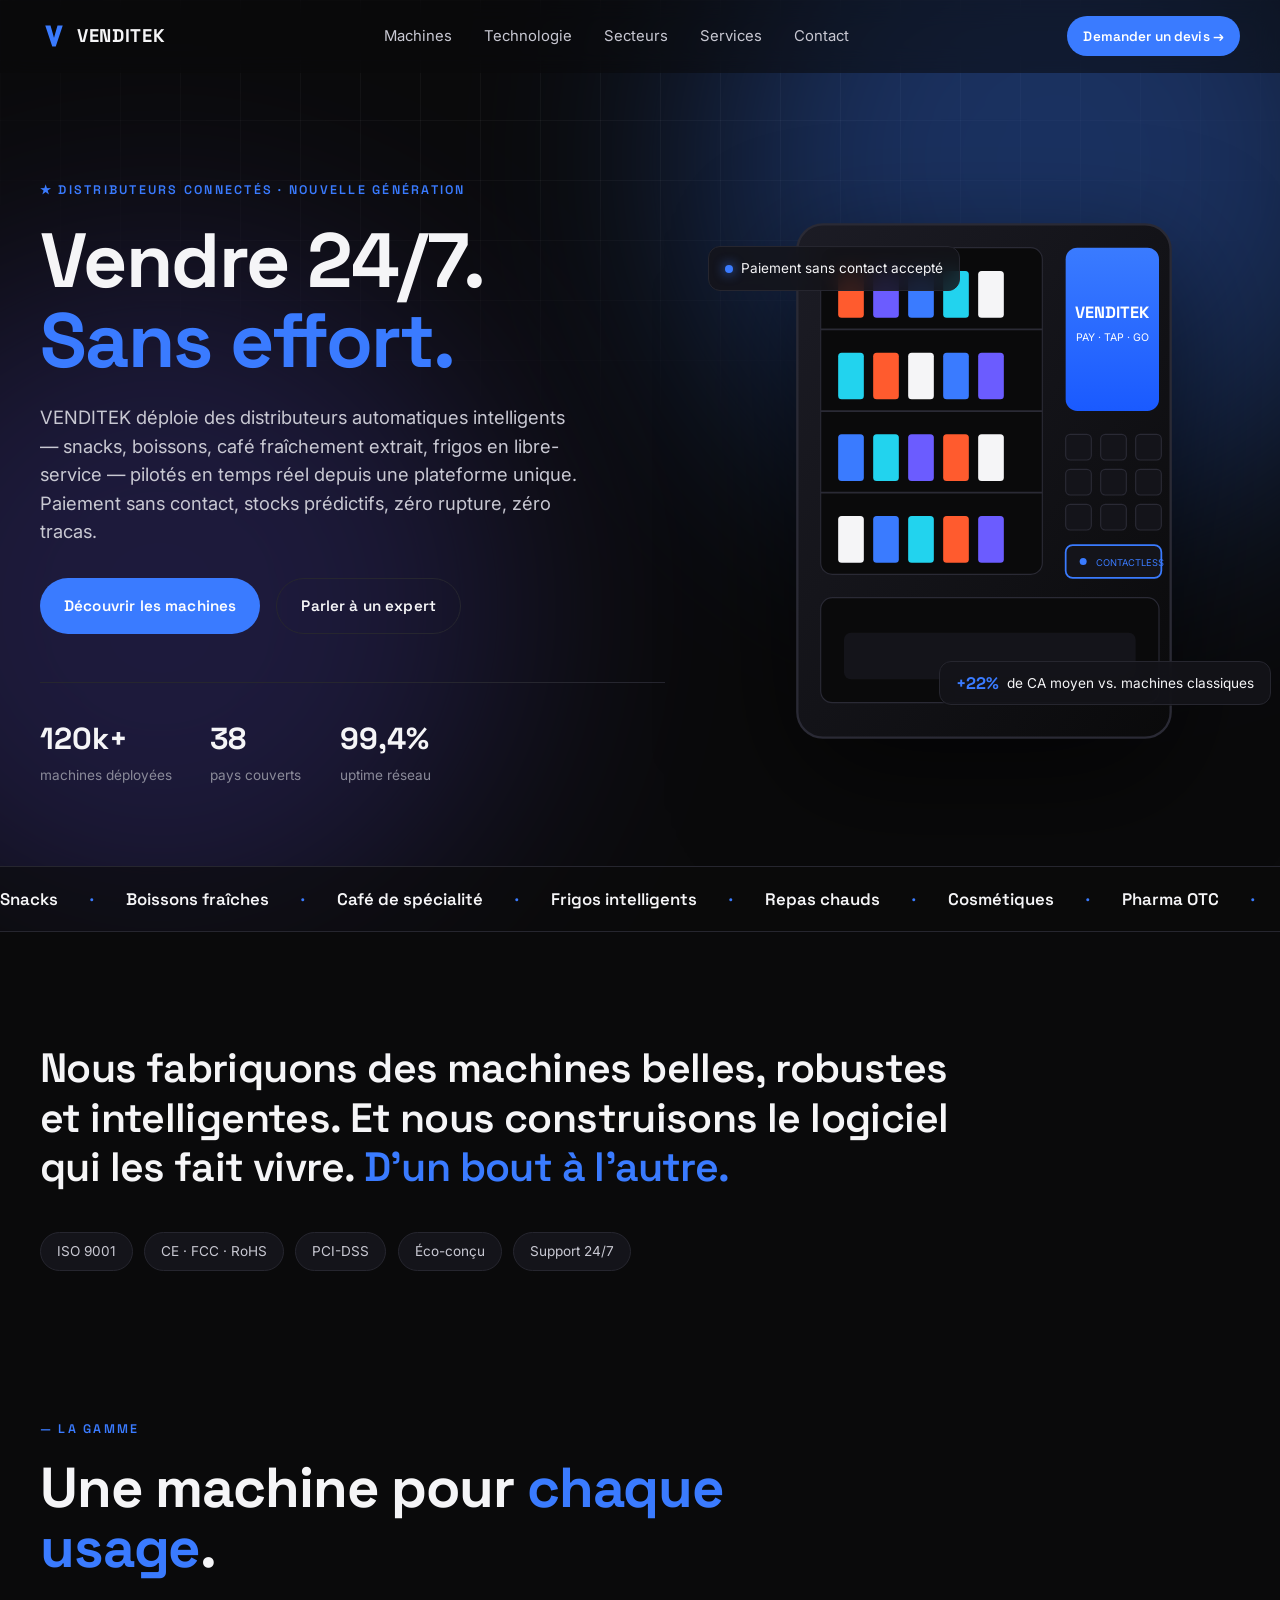
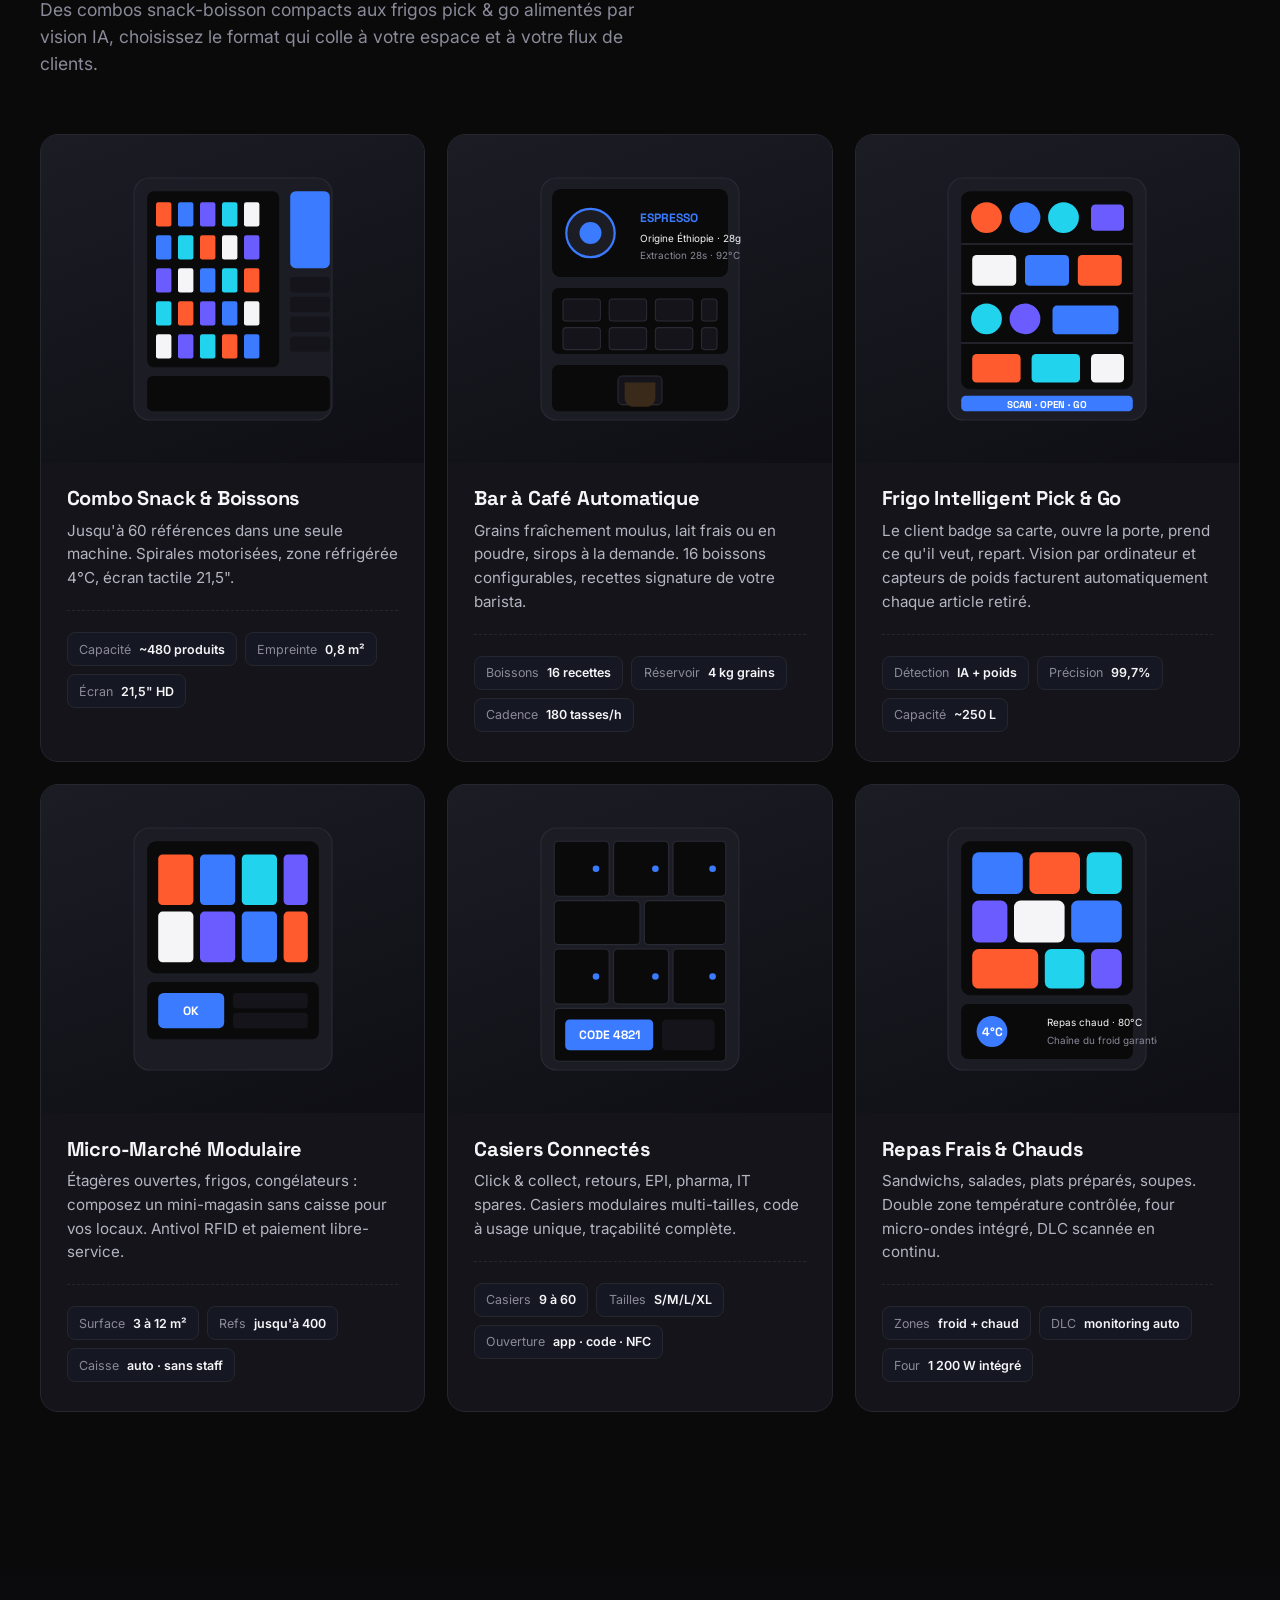
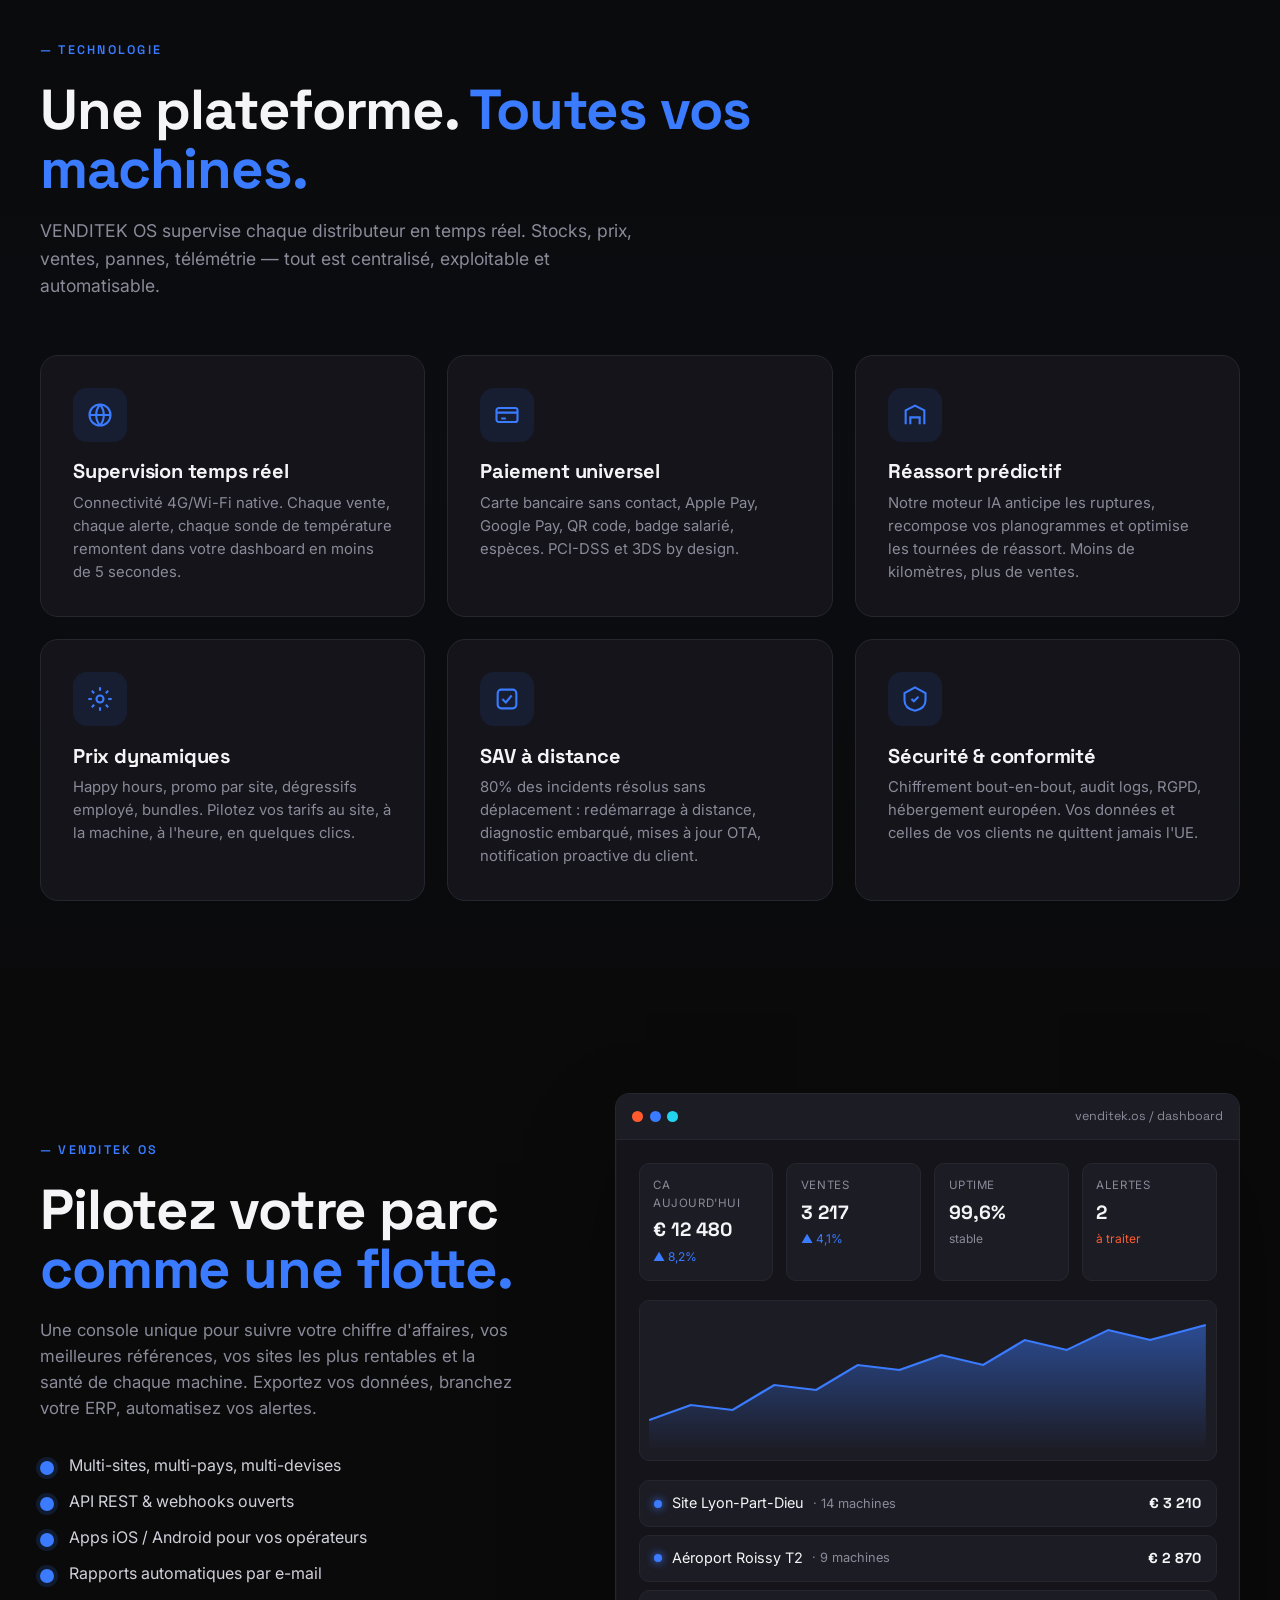
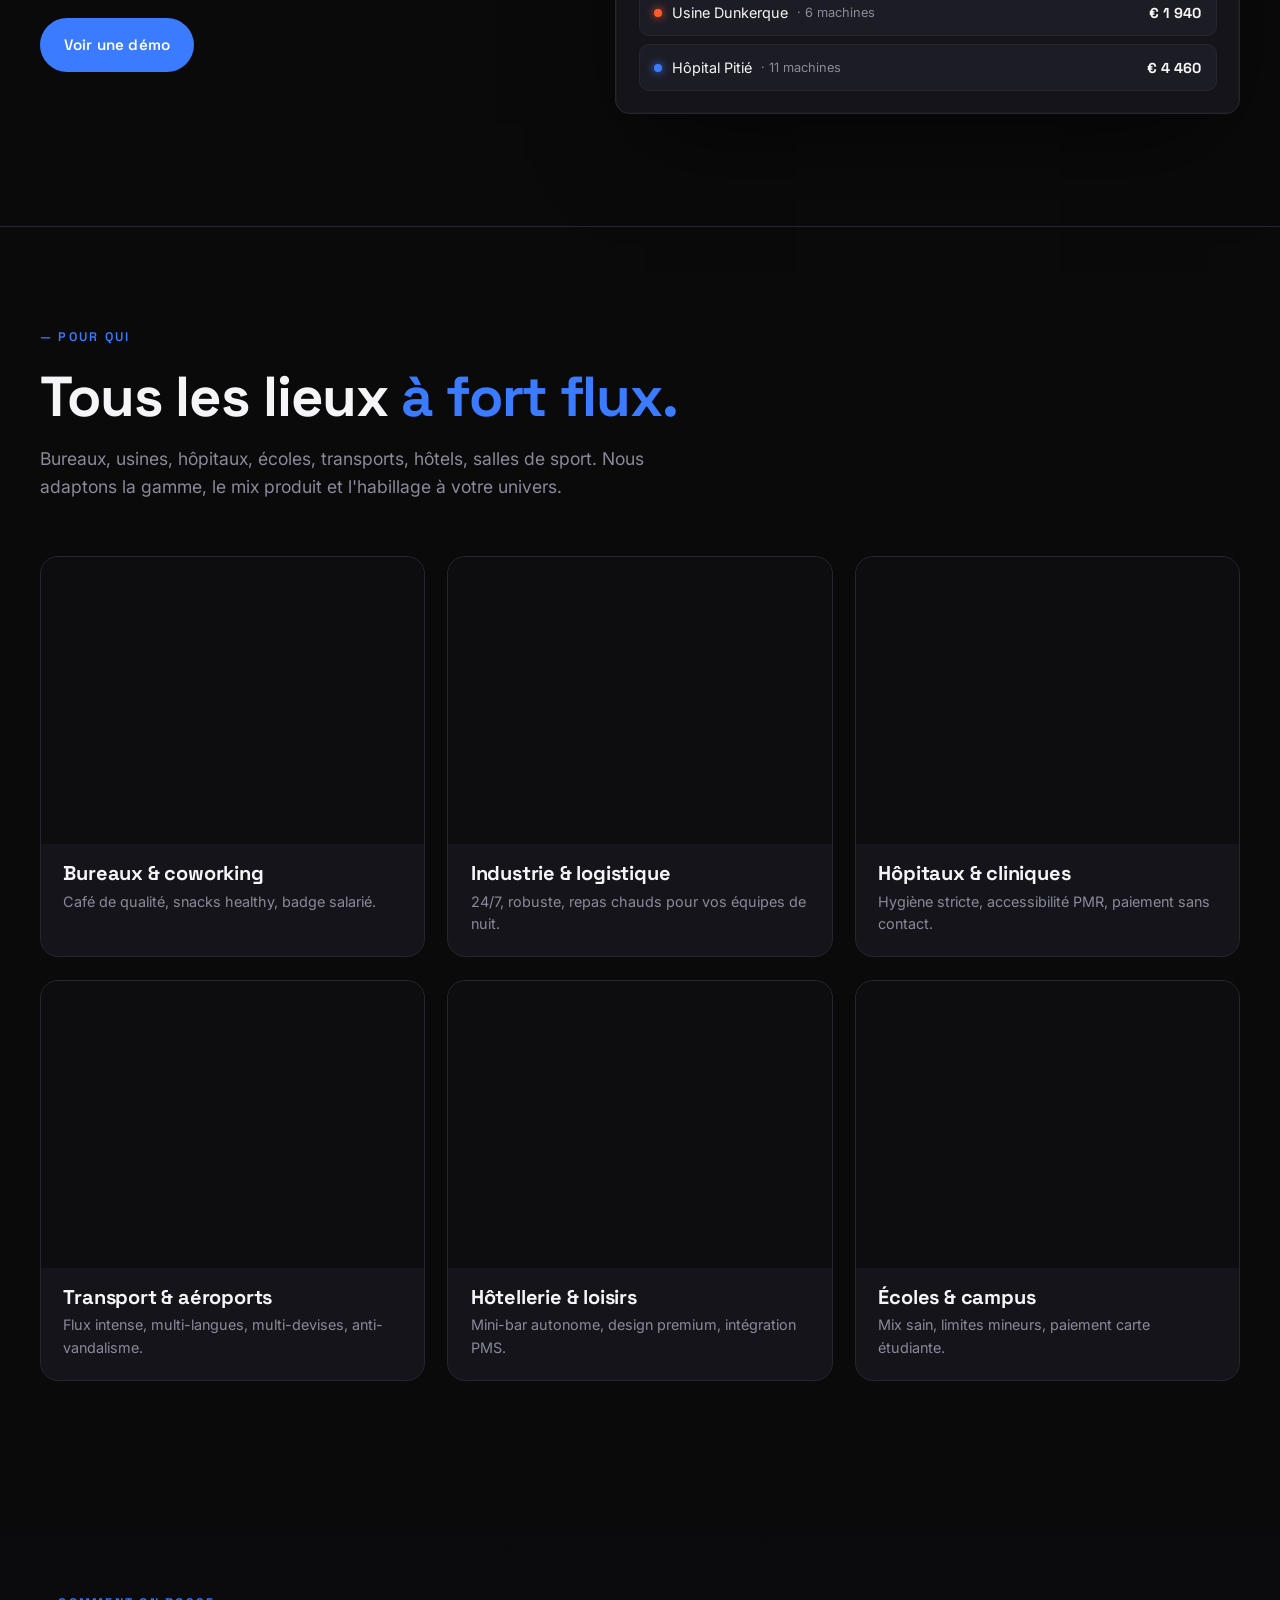
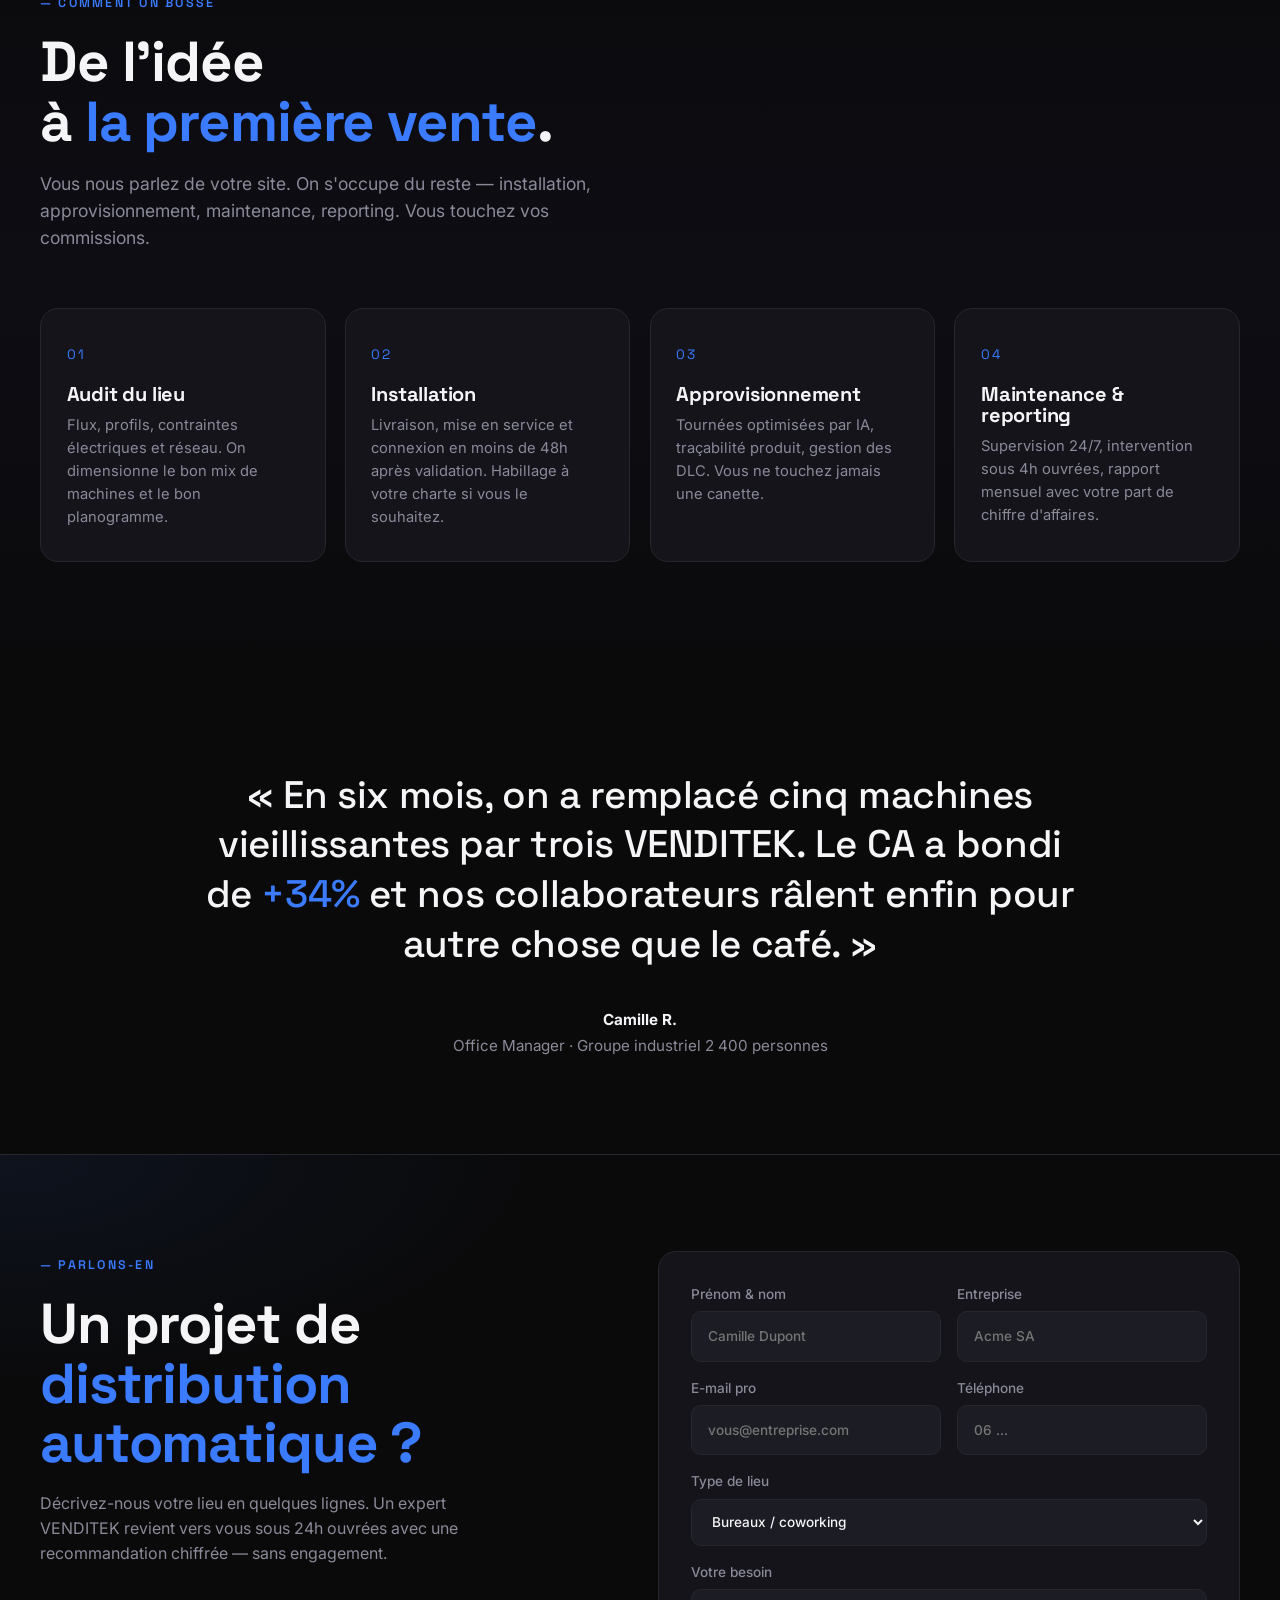
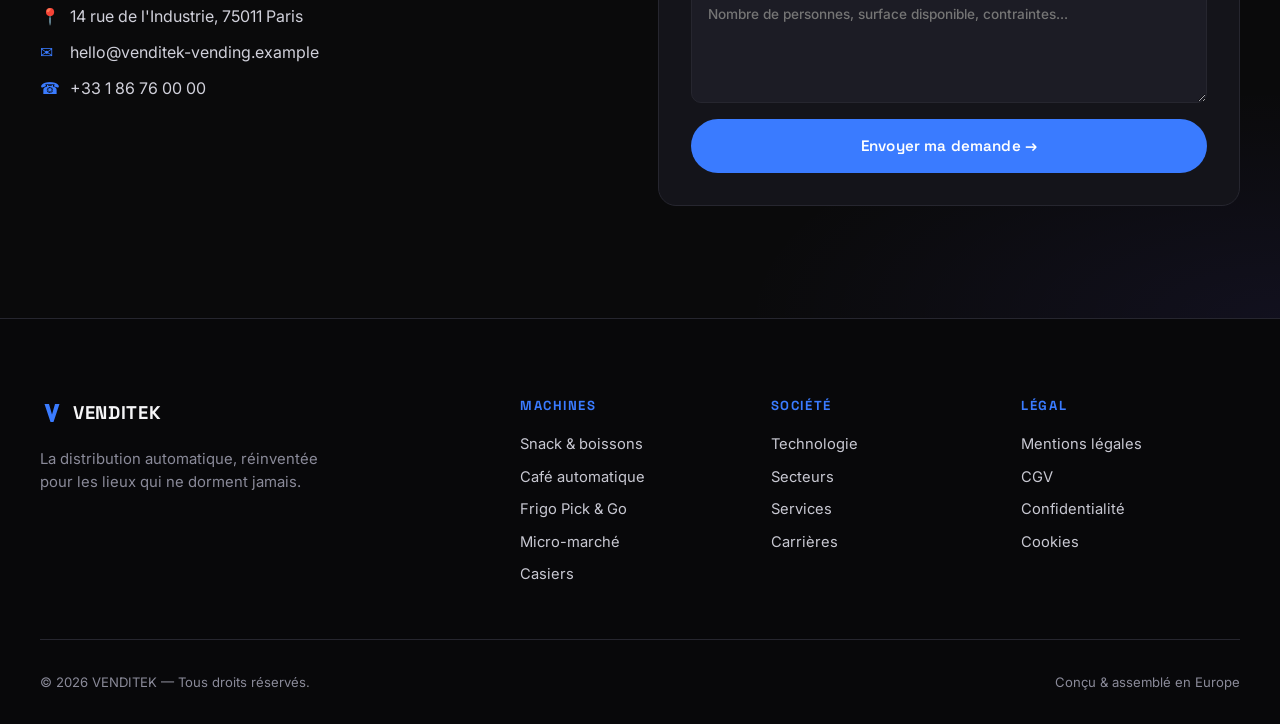
<file: venditek-standalone.html>
<!doctype html>
<html lang="fr">
<head>
<meta charset="utf-8" />
<meta name="viewport" content="width=device-width,initial-scale=1" />
<title>VENDITEK — Distribution Automatique Intelligente</title>
<meta name="description" content="VENDITEK conçoit, déploie et opère des distributeurs automatiques connectés : snacks, boissons fraîches, café de spécialité et frigos intelligents pour bureaux, hôtels, usines et lieux publics." />
<link rel="preconnect" href="https://fonts.googleapis.com" />
<link rel="preconnect" href="https://fonts.gstatic.com" crossorigin />
<link href="https://fonts.googleapis.com/css2?family=Inter:wght@400;500;600;700&family=Space+Grotesk:wght@500;600;700&display=swap" rel="stylesheet" />
<style>
/* ============== RESET & BASE ============== */
*,*::before,*::after{box-sizing:border-box}
html{scroll-behavior:smooth;-webkit-text-size-adjust:100%}
body{
  margin:0;
  font-family:'Inter',system-ui,-apple-system,Segoe UI,Roboto,sans-serif;
  background:#0a0a0b;
  color:#f5f5f7;
  font-size:16px;
  line-height:1.55;
  -webkit-font-smoothing:antialiased;
  overflow-x:hidden;
}
img,svg{max-width:100%;display:block}
a{color:inherit;text-decoration:none}
button{font:inherit;cursor:pointer;border:0;background:none;color:inherit}
ul,ol{margin:0;padding:0;list-style:none}
input,select,textarea{font:inherit;color:inherit}

:root{
  --bg:#0a0a0b;
  --surface:#14141a;
  --surface-2:#1c1c25;
  --border:#26262f;
  --text:#f5f5f7;
  --muted:#8a8a99;
  --accent:#3a7bff;
  --accent-2:#ff5b2e;
  --radius:18px;
  --container:1200px;
}

.container{
  width:min(100% - 40px, var(--container));
  margin-inline:auto;
}

h1,h2,h3,h4{
  font-family:'Space Grotesk','Inter',sans-serif;
  font-weight:700;
  letter-spacing:-.02em;
  line-height:1.05;
  margin:0;
}
h1{font-size:clamp(2.6rem, 6vw, 5.4rem)}
h2{font-size:clamp(2rem, 4.4vw, 3.6rem); line-height:1.05}
h3{font-size:1.25rem; letter-spacing:-.01em}
p{margin:0}

.text-accent{color:var(--accent)}

.eyebrow{
  display:inline-block;
  font-family:'Space Grotesk';
  font-size:.78rem;
  font-weight:600;
  letter-spacing:.18em;
  text-transform:uppercase;
  color:var(--accent);
  margin-bottom:1.2rem;
}

.lead{
  font-size:1.15rem;
  color:#c8c8d2;
  max-width:540px;
  margin-top:1.4rem;
}

/* ============== BUTTONS ============== */
.btn{
  display:inline-flex;
  align-items:center;
  justify-content:center;
  gap:.5rem;
  padding:.95rem 1.5rem;
  border-radius:999px;
  font-family:'Space Grotesk';
  font-weight:600;
  font-size:.95rem;
  letter-spacing:.01em;
  transition:transform .2s ease, background .2s ease, color .2s ease, box-shadow .25s ease;
  white-space:nowrap;
}
.btn--accent{
  background:var(--accent);
  color:#fff;
}
.btn--accent:hover{
  transform:translateY(-2px);
  box-shadow:0 14px 40px -10px rgba(58,123,255,.55);
}
.btn--ghost{
  background:transparent;
  color:var(--text);
  border:1px solid var(--border);
}
.btn--ghost:hover{
  border-color:var(--accent);
  color:var(--accent);
}
.btn--sm{padding:.6rem 1rem;font-size:.85rem}
.btn--full{width:100%}

/* ============== NAV ============== */
.nav{
  position:fixed;
  top:0;left:0;right:0;
  z-index:50;
  padding:1rem 0;
  backdrop-filter:blur(12px);
  background:rgba(10,10,11,.55);
  border-bottom:1px solid transparent;
  transition:background .25s ease, border-color .25s ease, padding .25s ease;
}
.nav.is-scrolled{
  background:rgba(10,10,11,.85);
  border-color:var(--border);
  padding:.6rem 0;
}
.nav__inner{
  display:flex;
  align-items:center;
  justify-content:space-between;
  gap:1.5rem;
}
.nav__logo{
  display:inline-flex;
  align-items:center;
  gap:.55rem;
  font-family:'Space Grotesk';
  font-weight:700;
  font-size:1.15rem;
  letter-spacing:.04em;
  color:var(--accent);
}
.nav__logo span{color:var(--text)}
.nav__links{
  display:flex;
  align-items:center;
  gap:2rem;
}
.nav__links a{
  position:relative;
  font-size:.93rem;
  color:#c8c8d2;
  transition:color .2s ease;
}
.nav__links a:hover{color:var(--accent)}
.nav__links a::after{
  content:"";
  position:absolute;
  left:0;right:0;bottom:-6px;
  height:2px;
  background:var(--accent);
  transform:scaleX(0);
  transform-origin:left;
  transition:transform .25s ease;
}
.nav__links a:hover::after{transform:scaleX(1)}
.nav__burger{
  display:none;
  flex-direction:column;
  gap:5px;
  padding:8px;
}
.nav__burger span{
  width:24px;height:2px;background:var(--text);transition:transform .25s ease, opacity .25s ease;
}
.nav__burger[aria-expanded="true"] span:nth-child(1){transform:translateY(7px) rotate(45deg)}
.nav__burger[aria-expanded="true"] span:nth-child(2){opacity:0}
.nav__burger[aria-expanded="true"] span:nth-child(3){transform:translateY(-7px) rotate(-45deg)}

@media (max-width:900px){
  .nav__links{
    position:absolute;
    top:100%;left:0;right:0;
    flex-direction:column;
    align-items:flex-start;
    gap:0;
    background:rgba(10,10,11,.98);
    border-top:1px solid var(--border);
    border-bottom:1px solid var(--border);
    padding:1rem 20px;
    transform:translateY(-110%);
    transition:transform .3s ease;
  }
  .nav__links.is-open{transform:translateY(0)}
  .nav__links a{padding:.85rem 0;width:100%;border-bottom:1px solid var(--border)}
  .nav__links a:last-child{border:0}
  .nav__burger{display:flex}
  .nav .btn{display:none}
}

/* ============== HERO ============== */
.hero{
  position:relative;
  padding:11rem 0 0;
  overflow:hidden;
}
.hero__bg{position:absolute;inset:0;pointer-events:none;z-index:0}
.hero__grid{
  position:absolute;inset:0;
  background-image:
    linear-gradient(rgba(255,255,255,.04) 1px, transparent 1px),
    linear-gradient(90deg, rgba(255,255,255,.04) 1px, transparent 1px);
  background-size:60px 60px;
  mask-image:radial-gradient(ellipse 80% 60% at 50% 0%, #000 30%, transparent 80%);
}
.hero__glow{
  position:absolute;
  width:55vw;height:55vw;
  border-radius:50%;
  filter:blur(120px);
  opacity:.35;
}
.hero__glow--a{background:#3a7bff;top:-15vw;right:-10vw}
.hero__glow--b{background:#6b5cff;top:20vw;left:-15vw;opacity:.2}

.hero__inner{
  position:relative;z-index:1;
  display:grid;
  grid-template-columns:1.1fr .9fr;
  gap:4rem;
  align-items:center;
  padding-bottom:5rem;
}
.hero__cta{
  display:flex;gap:1rem;flex-wrap:wrap;
  margin-top:2rem;
}
.hero__stats{
  display:flex;gap:2.4rem;flex-wrap:wrap;
  margin-top:3rem;
  padding-top:2rem;
  border-top:1px solid var(--border);
}
.hero__stats li{display:flex;flex-direction:column;gap:.2rem}
.hero__stats strong{
  font-family:'Space Grotesk';
  font-size:1.9rem;
  font-weight:700;
  color:var(--text);
}
.hero__stats span{font-size:.85rem;color:var(--muted)}

.hero__visual{
  position:relative;
  display:flex;justify-content:center;
}
.machine--hero{
  width:100%;max-width:420px;
  filter:drop-shadow(0 40px 60px rgba(0,0,0,.6));
  animation:floaty 7s ease-in-out infinite;
}
@keyframes floaty{
  0%,100%{transform:translateY(0)}
  50%{transform:translateY(-14px)}
}
.floating{
  position:absolute;
  background:rgba(20,20,26,.85);
  border:1px solid var(--border);
  border-radius:12px;
  padding:.7rem 1rem;
  font-size:.85rem;
  backdrop-filter:blur(10px);
  display:flex;align-items:center;gap:.5rem;
}
.floating .dot{width:8px;height:8px;border-radius:50%;background:var(--accent);box-shadow:0 0 12px var(--accent)}
.floating--a{top:8%;left:-4%;animation:floaty 6s ease-in-out infinite}
.floating--b{bottom:10%;right:-6%;animation:floaty 8s ease-in-out infinite reverse;line-height:1.2}
.floating--b strong{font-family:'Space Grotesk';font-size:1.05rem;color:var(--accent);display:block}

@media (max-width:900px){
  .hero{padding-top:8rem}
  .hero__inner{grid-template-columns:1fr;gap:3rem}
  .hero__visual{order:-1}
  .machine--hero{max-width:280px}
  .floating--a,.floating--b{display:none}
  .hero__stats{gap:1.4rem}
  .hero__stats strong{font-size:1.4rem}
}

/* ============== MARQUEE ============== */
.marquee{
  position:relative;z-index:1;
  border-top:1px solid var(--border);
  border-bottom:1px solid var(--border);
  overflow:hidden;
  background:rgba(10,10,11,.6);
}
.marquee__track{
  display:flex;
  gap:2rem;
  padding:1.2rem 0;
  white-space:nowrap;
  animation:slide 36s linear infinite;
  font-family:'Space Grotesk';
  font-weight:600;
  font-size:1.05rem;
  color:var(--muted);
}
.marquee__track span:nth-child(odd){color:var(--text)}
.marquee__track span:nth-child(even){color:var(--accent)}
@keyframes slide{
  0%{transform:translateX(0)}
  100%{transform:translateX(-50%)}
}

/* ============== INTRO ============== */
.intro{padding:7rem 0 3rem}
.intro__lead{
  font-family:'Space Grotesk';
  font-size:clamp(1.6rem, 3.2vw, 2.6rem);
  font-weight:600;
  line-height:1.2;
  max-width:920px;
  letter-spacing:-.015em;
}
.intro__pills{
  display:flex;flex-wrap:wrap;gap:.7rem;
  margin-top:2.5rem;
}
.pill{
  padding:.5rem 1rem;
  border-radius:999px;
  border:1px solid var(--border);
  background:var(--surface);
  font-size:.85rem;
  color:#c8c8d2;
}

/* ============== SECTION HEAD ============== */
.section-head{max-width:760px;margin-bottom:3.5rem}
.section-sub{
  color:var(--muted);
  font-size:1.1rem;
  margin-top:1.2rem;
  max-width:620px;
}

/* ============== MACHINES ============== */
.machines{padding:6rem 0 7rem}
.cards{
  display:grid;
  grid-template-columns:repeat(3, 1fr);
  gap:1.4rem;
}
.card{
  position:relative;
  background:var(--surface);
  border:1px solid var(--border);
  border-radius:var(--radius);
  overflow:hidden;
  transition:transform .35s ease, border-color .35s ease, background .35s ease;
}
.card:hover{
  transform:translateY(-6px);
  border-color:var(--accent);
  background:var(--surface-2);
}
.card__media{
  background:linear-gradient(160deg, #1c1c25 0%, #0e0e14 100%);
  padding:2rem;
  display:flex;justify-content:center;
}
.card__media .machine{width:100%;max-width:220px;transition:transform .5s ease}
.card:hover .card__media .machine{transform:scale(1.04)}
.card__body{padding:1.6rem 1.6rem 1.8rem}
.card__body p{color:#b5b5c2;margin-top:.6rem;font-size:.95rem}
.card__specs{
  display:flex;flex-wrap:wrap;gap:.5rem;
  margin-top:1.3rem;
  padding-top:1.3rem;
  border-top:1px dashed var(--border);
}
.card__specs li{
  font-size:.78rem;
  color:var(--muted);
  background:rgba(58,123,255,.04);
  border:1px solid var(--border);
  padding:.4rem .7rem;
  border-radius:8px;
}
.card__specs strong{color:var(--text);font-weight:600;display:inline-block;margin-left:.25rem}

@media (max-width:900px){
  .cards{grid-template-columns:1fr 1fr}
}
@media (max-width:600px){
  .cards{grid-template-columns:1fr}
}

/* ============== TECH ============== */
.tech{padding:7rem 0;background:linear-gradient(180deg, transparent 0%, rgba(58,123,255,.025) 50%, transparent 100%)}
.tech__grid{
  display:grid;
  grid-template-columns:repeat(3, 1fr);
  gap:1.4rem;
}
.tech__feature{
  padding:2rem;
  background:var(--surface);
  border:1px solid var(--border);
  border-radius:var(--radius);
  transition:transform .35s ease, border-color .35s ease;
}
.tech__feature:hover{transform:translateY(-4px);border-color:var(--accent)}
.tech__icon{
  width:54px;height:54px;
  border-radius:14px;
  background:rgba(58,123,255,.1);
  color:var(--accent);
  display:grid;place-items:center;
  margin-bottom:1.2rem;
}
.tech__feature h3{margin-bottom:.6rem}
.tech__feature p{color:var(--muted);font-size:.93rem}

@media (max-width:900px){.tech__grid{grid-template-columns:1fr 1fr}}
@media (max-width:600px){.tech__grid{grid-template-columns:1fr}}

/* ============== DASHBOARD ============== */
.dashboard{padding:5rem 0 7rem}
.dashboard__inner{
  display:grid;
  grid-template-columns:.9fr 1.1fr;
  gap:4rem;
  align-items:center;
}
.dashboard__copy p{color:var(--muted);margin-top:1.2rem;font-size:1.05rem;max-width:480px}
.check-list{margin:2rem 0 2rem;display:flex;flex-direction:column;gap:.7rem}
.check-list li{
  position:relative;
  padding-left:1.8rem;
  color:#d0d0da;
}
.check-list li::before{
  content:"";
  position:absolute;
  left:0;top:.5rem;
  width:14px;height:14px;
  border-radius:50%;
  background:var(--accent);
  box-shadow:0 0 0 4px rgba(58,123,255,.15);
}

.window{
  background:var(--surface);
  border:1px solid var(--border);
  border-radius:14px;
  overflow:hidden;
  box-shadow:0 40px 100px -30px rgba(0,0,0,.7), 0 0 0 1px rgba(255,255,255,.02) inset;
}
.window__bar{
  display:flex;align-items:center;gap:.4rem;
  padding:.8rem 1rem;
  background:var(--surface-2);
  border-bottom:1px solid var(--border);
}
.window__bar span{width:11px;height:11px;border-radius:50%;background:#3a3a45}
.window__bar span:first-child{background:#ff5b2e}
.window__bar span:nth-child(2){background:#3a7bff}
.window__bar span:nth-child(3){background:#22d3ee}
.window__bar em{
  margin-left:auto;
  font-style:normal;
  font-size:.78rem;
  color:var(--muted);
  font-family:'Space Grotesk';
}
.window__body{padding:1.4rem}
.kpis{
  display:grid;grid-template-columns:repeat(4,1fr);gap:.8rem;
  margin-bottom:1.2rem;
}
.kpi{
  background:var(--surface-2);
  border:1px solid var(--border);
  border-radius:10px;
  padding:.85rem;
  display:flex;flex-direction:column;gap:.15rem;
}
.kpi span{font-size:.72rem;color:var(--muted);text-transform:uppercase;letter-spacing:.05em}
.kpi strong{font-family:'Space Grotesk';font-size:1.2rem}
.kpi em{font-style:normal;font-size:.75rem;color:var(--muted)}
.kpi em.up{color:var(--accent)}
.kpi em.down{color:var(--accent-2)}
.chart{
  background:var(--surface-2);
  border:1px solid var(--border);
  border-radius:10px;
  padding:.6rem;
  margin-bottom:1.2rem;
}
.rows{display:flex;flex-direction:column;gap:.5rem}
.row{
  display:flex;align-items:center;gap:.6rem;
  padding:.7rem .9rem;
  background:var(--surface-2);
  border:1px solid var(--border);
  border-radius:10px;
  font-size:.9rem;
}
.row em{color:var(--muted);font-style:normal;font-size:.8rem}
.row strong{margin-left:auto;font-family:'Space Grotesk'}
.dot{width:8px;height:8px;border-radius:50%}
.dot--ok{background:var(--accent);box-shadow:0 0 8px var(--accent)}
.dot--warn{background:var(--accent-2);box-shadow:0 0 8px var(--accent-2)}

@media (max-width:900px){
  .dashboard__inner{grid-template-columns:1fr;gap:2.5rem}
  .kpis{grid-template-columns:1fr 1fr}
}

/* ============== SECTORS ============== */
.sectors{padding:6rem 0 7rem;border-top:1px solid var(--border)}
.sectors__grid{
  display:grid;
  grid-template-columns:repeat(3,1fr);
  gap:1.4rem;
}
.sector{
  position:relative;
  border-radius:var(--radius);
  overflow:hidden;
  border:1px solid var(--border);
  background:var(--surface);
  isolation:isolate;
  transition:transform .35s ease, border-color .35s ease;
}
.sector:hover{transform:translateY(-6px);border-color:var(--accent)}
.sector__img{
  aspect-ratio:4/3;
  background:#1c1c25 center/cover no-repeat;
  filter:grayscale(.6) brightness(.65) contrast(1.05);
  transition:filter .4s ease, transform .6s ease;
}
.sector:hover .sector__img{
  filter:grayscale(0) brightness(.85);
  transform:scale(1.05);
}
.sector::after{
  content:"→";
  position:absolute;top:12px;right:14px;
  width:36px;height:36px;border-radius:50%;
  display:grid;place-items:center;
  background:var(--accent);color:#fff;
  font-family:'Space Grotesk';font-weight:700;
  opacity:0;transform:translate(8px,-8px);
  transition:opacity .25s ease, transform .25s ease;
}
.sector:hover::after{opacity:1;transform:translate(0,0)}
.sector h3{padding:1.2rem 1.4rem 0}
.sector p{padding:.4rem 1.4rem 1.3rem;color:var(--muted);font-size:.9rem}

@media (max-width:900px){.sectors__grid{grid-template-columns:1fr 1fr}}
@media (max-width:600px){.sectors__grid{grid-template-columns:1fr}}

/* ============== PROCESS / STEPS ============== */
.process{padding:6rem 0 7rem;background:linear-gradient(180deg, transparent, rgba(107,92,255,.04), transparent)}
.steps{
  display:grid;
  grid-template-columns:repeat(4,1fr);
  gap:1.2rem;
  counter-reset:step;
}
.step{
  padding:2rem 1.6rem;
  background:var(--surface);
  border:1px solid var(--border);
  border-radius:var(--radius);
  transition:transform .35s ease, border-color .35s ease;
}
.step:hover{transform:translateY(-4px);border-color:var(--accent)}
.step__num{
  display:inline-block;
  font-family:'Space Grotesk';
  font-size:.85rem;
  color:var(--accent);
  letter-spacing:.15em;
  margin-bottom:1.2rem;
}
.step h3{margin-bottom:.6rem}
.step p{color:var(--muted);font-size:.92rem}

@media (max-width:900px){.steps{grid-template-columns:1fr 1fr}}
@media (max-width:600px){.steps{grid-template-columns:1fr}}

/* ============== QUOTE ============== */
.quote{padding:6rem 0;text-align:center}
.quote__inner{max-width:880px;margin-inline:auto}
.quote__text{
  font-family:'Space Grotesk';
  font-size:clamp(1.5rem, 3vw, 2.4rem);
  font-weight:500;
  line-height:1.3;
  letter-spacing:-.01em;
}
.quote__author{margin-top:2.4rem;font-size:.95rem;color:var(--muted)}
.quote__author strong{display:block;color:var(--text);margin-bottom:.2rem}

/* ============== CTA / FORM ============== */
.cta{
  padding:6rem 0 7rem;
  border-top:1px solid var(--border);
  background:
    radial-gradient(ellipse 70% 50% at 0% 0%, rgba(58,123,255,.08), transparent 60%),
    radial-gradient(ellipse 70% 50% at 100% 100%, rgba(107,92,255,.08), transparent 60%);
}
.cta__inner{
  display:grid;
  grid-template-columns:1fr 1fr;
  gap:4rem;
  align-items:start;
}
.cta__copy p{color:var(--muted);margin-top:1.2rem;max-width:440px}
.cta__contacts{margin-top:2.4rem;display:flex;flex-direction:column;gap:.7rem;color:#d0d0da}
.cta__contacts span{display:inline-block;width:1.6rem;color:var(--accent)}

.form{
  background:var(--surface);
  border:1px solid var(--border);
  border-radius:var(--radius);
  padding:2rem;
  display:flex;flex-direction:column;gap:1rem;
}
.form__row{display:grid;grid-template-columns:1fr 1fr;gap:1rem}
.form label{
  display:flex;flex-direction:column;gap:.4rem;
  font-size:.85rem;
  color:var(--muted);
  font-weight:500;
}
.form input,.form select,.form textarea{
  background:var(--surface-2);
  border:1px solid var(--border);
  border-radius:10px;
  padding:.85rem 1rem;
  outline:none;
  transition:border-color .2s ease, box-shadow .2s ease;
  color:var(--text);
}
.form input:focus,.form select:focus,.form textarea:focus{
  border-color:var(--accent);
  box-shadow:0 0 0 4px rgba(58,123,255,.12);
}
.form textarea{resize:vertical;min-height:110px;font-family:inherit}
.form__ok{
  margin-top:.5rem;
  padding:.9rem 1rem;
  border-radius:10px;
  background:rgba(58,123,255,.1);
  color:var(--accent);
  font-size:.9rem;
  border:1px solid rgba(58,123,255,.3);
}

@media (max-width:900px){
  .cta__inner{grid-template-columns:1fr;gap:2.5rem}
  .form__row{grid-template-columns:1fr}
  .form{padding:1.4rem}
}

/* ============== FOOTER ============== */
.footer{padding:5rem 0 2rem;border-top:1px solid var(--border);background:#08080a}
.footer__inner{
  display:grid;
  grid-template-columns:1.2fr 2fr;
  gap:3rem;
  padding-bottom:3rem;
  border-bottom:1px solid var(--border);
}
.footer__brand p{color:var(--muted);margin-top:1rem;font-size:.93rem;max-width:280px}
.footer__cols{
  display:grid;
  grid-template-columns:repeat(3,1fr);
  gap:2rem;
}
.footer__cols h4{
  font-size:.82rem;
  font-family:'Space Grotesk';
  letter-spacing:.12em;
  text-transform:uppercase;
  color:var(--accent);
  margin-bottom:1rem;
}
.footer__cols a{
  display:block;
  padding:.3rem 0;
  font-size:.92rem;
  color:#c8c8d2;
  transition:color .2s ease;
}
.footer__cols a:hover{color:var(--accent)}
.footer__bottom{
  display:flex;justify-content:space-between;
  margin-top:2rem;
  font-size:.82rem;
  color:var(--muted);
}

@media (max-width:800px){
  .footer__inner{grid-template-columns:1fr;gap:2rem}
  .footer__cols{grid-template-columns:1fr 1fr;gap:1.5rem}
  .footer__bottom{flex-direction:column;gap:.5rem;text-align:center}
}

/* ============== REVEAL ============== */
.reveal{
  opacity:0;
  transform:translateY(28px);
  transition:opacity .8s ease, transform .8s cubic-bezier(.2,.7,.3,1);
}
.reveal.is-visible{opacity:1;transform:none}

@media (prefers-reduced-motion: reduce){
  *,*::before,*::after{animation:none!important;transition:none!important}
  .reveal{opacity:1;transform:none}
}

/* ============== SELECTION ============== */
::selection{background:var(--accent);color:#fff}

</style>
</head>
<body>

<!-- ============ NAV ============ -->
<header class="nav" id="nav">
  <div class="container nav__inner">
    <a href="#" class="nav__logo" aria-label="VENDITEK accueil">
      <svg width="28" height="28" viewBox="0 0 32 32" aria-hidden="true">
        <path d="M6 4h6l4 14L20 4h6l-8 24h-4z" fill="currentColor"/>
      </svg>
      <span>VENDITEK</span>
    </a>
    <nav class="nav__links" aria-label="Navigation principale">
      <a href="#machines">Machines</a>
      <a href="#technologie">Technologie</a>
      <a href="#secteurs">Secteurs</a>
      <a href="#services">Services</a>
      <a href="#contact">Contact</a>
    </nav>
    <a href="#contact" class="btn btn--accent btn--sm">Demander un devis →</a>
    <button class="nav__burger" id="burger" aria-label="Menu" aria-expanded="false">
      <span></span><span></span><span></span>
    </button>
  </div>
</header>

<!-- ============ HERO ============ -->
<section class="hero">
  <div class="hero__bg" aria-hidden="true">
    <div class="hero__grid"></div>
    <div class="hero__glow hero__glow--a"></div>
    <div class="hero__glow hero__glow--b"></div>
  </div>

  <div class="container hero__inner">
    <div class="hero__copy reveal">
      <span class="eyebrow">★ Distributeurs connectés · Nouvelle génération</span>
      <h1>
        Vendre 24/7.<br/>
        <span class="text-accent">Sans effort.</span>
      </h1>
      <p class="lead">
        VENDITEK déploie des distributeurs automatiques intelligents — snacks, boissons,
        café fraîchement extrait, frigos en libre-service — pilotés en temps réel
        depuis une plateforme unique. Paiement sans contact, stocks prédictifs, zéro
        rupture, zéro tracas.
      </p>
      <div class="hero__cta">
        <a href="#machines" class="btn btn--accent">Découvrir les machines</a>
        <a href="#contact" class="btn btn--ghost">Parler à un expert</a>
      </div>

      <ul class="hero__stats">
        <li><strong>120k+</strong><span>machines déployées</span></li>
        <li><strong>38</strong><span>pays couverts</span></li>
        <li><strong>99,4%</strong><span>uptime réseau</span></li>
      </ul>
    </div>

    <div class="hero__visual reveal">
      <!-- Illustration SVG d'une machine -->
      <svg viewBox="0 0 360 480" class="machine machine--hero" aria-label="Distributeur VENDITEK">
        <defs>
          <linearGradient id="g1" x1="0" x2="1" y1="0" y2="1">
            <stop offset="0" stop-color="#1c1c25"/>
            <stop offset="1" stop-color="#0a0a0b"/>
          </linearGradient>
          <linearGradient id="screen" x1="0" x2="0" y1="0" y2="1">
            <stop offset="0" stop-color="#3a7bff"/>
            <stop offset="1" stop-color="#1a5aff"/>
          </linearGradient>
        </defs>
        <rect x="20" y="20" width="320" height="440" rx="22" fill="url(#g1)" stroke="#2a2a35" stroke-width="2"/>
        <rect x="40" y="40" width="190" height="280" rx="10" fill="#0a0a0b" stroke="#2a2a35"/>
        <!-- shelves -->
        <g stroke="#2a2a35" stroke-width="1.5">
          <line x1="40" y1="110" x2="230" y2="110"/>
          <line x1="40" y1="180" x2="230" y2="180"/>
          <line x1="40" y1="250" x2="230" y2="250"/>
        </g>
        <!-- products -->
        <g>
          <rect x="55" y="60" width="22" height="40" rx="3" fill="#ff5b2e"/>
          <rect x="85" y="60" width="22" height="40" rx="3" fill="#6b5cff"/>
          <rect x="115" y="60" width="22" height="40" rx="3" fill="#3a7bff"/>
          <rect x="145" y="60" width="22" height="40" rx="3" fill="#22d3ee"/>
          <rect x="175" y="60" width="22" height="40" rx="3" fill="#f5f5f7"/>
          <rect x="55" y="130" width="22" height="40" rx="3" fill="#22d3ee"/>
          <rect x="85" y="130" width="22" height="40" rx="3" fill="#ff5b2e"/>
          <rect x="115" y="130" width="22" height="40" rx="3" fill="#f5f5f7"/>
          <rect x="145" y="130" width="22" height="40" rx="3" fill="#3a7bff"/>
          <rect x="175" y="130" width="22" height="40" rx="3" fill="#6b5cff"/>
          <rect x="55" y="200" width="22" height="40" rx="3" fill="#3a7bff"/>
          <rect x="85" y="200" width="22" height="40" rx="3" fill="#22d3ee"/>
          <rect x="115" y="200" width="22" height="40" rx="3" fill="#6b5cff"/>
          <rect x="145" y="200" width="22" height="40" rx="3" fill="#ff5b2e"/>
          <rect x="175" y="200" width="22" height="40" rx="3" fill="#f5f5f7"/>
          <rect x="55" y="270" width="22" height="40" rx="3" fill="#f5f5f7"/>
          <rect x="85" y="270" width="22" height="40" rx="3" fill="#3a7bff"/>
          <rect x="115" y="270" width="22" height="40" rx="3" fill="#22d3ee"/>
          <rect x="145" y="270" width="22" height="40" rx="3" fill="#ff5b2e"/>
          <rect x="175" y="270" width="22" height="40" rx="3" fill="#6b5cff"/>
        </g>
        <!-- screen -->
        <rect x="250" y="40" width="80" height="140" rx="10" fill="url(#screen)"/>
        <text x="290" y="100" text-anchor="middle" font-family="Space Grotesk" font-size="14" font-weight="700" fill="#fff">VENDITEK</text>
        <text x="290" y="120" text-anchor="middle" font-family="Inter" font-size="9" fill="#fff">PAY · TAP · GO</text>
        <!-- keypad -->
        <g fill="#14141a" stroke="#2a2a35">
          <rect x="250" y="200" width="22" height="22" rx="4"/>
          <rect x="280" y="200" width="22" height="22" rx="4"/>
          <rect x="310" y="200" width="22" height="22" rx="4"/>
          <rect x="250" y="230" width="22" height="22" rx="4"/>
          <rect x="280" y="230" width="22" height="22" rx="4"/>
          <rect x="310" y="230" width="22" height="22" rx="4"/>
          <rect x="250" y="260" width="22" height="22" rx="4"/>
          <rect x="280" y="260" width="22" height="22" rx="4"/>
          <rect x="310" y="260" width="22" height="22" rx="4"/>
        </g>
        <!-- card reader -->
        <rect x="250" y="295" width="82" height="28" rx="6" fill="#14141a" stroke="#3a7bff" stroke-width="1.5"/>
        <circle cx="265" cy="309" r="3" fill="#3a7bff"/>
        <text x="305" y="313" text-anchor="middle" font-family="Inter" font-size="8" fill="#3a7bff">CONTACTLESS</text>
        <!-- delivery slot -->
        <rect x="40" y="340" width="290" height="90" rx="10" fill="#0a0a0b" stroke="#2a2a35"/>
        <rect x="60" y="370" width="250" height="40" rx="6" fill="#14141a"/>
      </svg>

      <div class="floating floating--a">
        <span class="dot"></span> Paiement sans contact accepté
      </div>
      <div class="floating floating--b">
        <strong>+22%</strong> de CA moyen vs. machines classiques
      </div>
    </div>
  </div>

  <div class="marquee" aria-hidden="true">
    <div class="marquee__track">
      <span>Snacks</span><span>·</span>
      <span>Boissons fraîches</span><span>·</span>
      <span>Café de spécialité</span><span>·</span>
      <span>Frigos intelligents</span><span>·</span>
      <span>Repas chauds</span><span>·</span>
      <span>Cosmétiques</span><span>·</span>
      <span>Pharma OTC</span><span>·</span>
      <span>Goodies</span><span>·</span>
      <span>Snacks</span><span>·</span>
      <span>Boissons fraîches</span><span>·</span>
      <span>Café de spécialité</span><span>·</span>
      <span>Frigos intelligents</span><span>·</span>
      <span>Repas chauds</span><span>·</span>
      <span>Cosmétiques</span><span>·</span>
      <span>Pharma OTC</span><span>·</span>
      <span>Goodies</span><span>·</span>
    </div>
  </div>
</section>

<!-- ============ TRUST / INTRO ============ -->
<section class="intro">
  <div class="container intro__inner">
    <p class="intro__lead reveal">
      Nous fabriquons des machines belles, robustes et intelligentes. Et nous
      construisons le logiciel qui les fait vivre. <span class="text-accent">D'un bout
      à l'autre.</span>
    </p>
    <div class="intro__pills reveal">
      <span class="pill">ISO 9001</span>
      <span class="pill">CE · FCC · RoHS</span>
      <span class="pill">PCI-DSS</span>
      <span class="pill">Éco-conçu</span>
      <span class="pill">Support 24/7</span>
    </div>
  </div>
</section>

<!-- ============ MACHINES ============ -->
<section class="machines" id="machines">
  <div class="container">
    <div class="section-head reveal">
      <span class="eyebrow">— La gamme</span>
      <h2>Une machine pour <span class="text-accent">chaque usage</span>.</h2>
      <p class="section-sub">
        Des combos snack-boisson compacts aux frigos pick &amp; go alimentés par
        vision IA, choisissez le format qui colle à votre espace et à votre flux
        de clients.
      </p>
    </div>

    <div class="cards">
      <!-- Card 1 -->
      <article class="card reveal" data-card="snack">
        <div class="card__media">
          <svg viewBox="0 0 200 240" class="machine">
            <rect x="10" y="10" width="180" height="220" rx="14" fill="#1c1c25" stroke="#2a2a35"/>
            <rect x="22" y="22" width="120" height="160" rx="6" fill="#0a0a0b"/>
            <g>
              <rect x="30" y="32" width="14" height="22" rx="2" fill="#ff5b2e"/>
              <rect x="50" y="32" width="14" height="22" rx="2" fill="#3a7bff"/>
              <rect x="70" y="32" width="14" height="22" rx="2" fill="#6b5cff"/>
              <rect x="90" y="32" width="14" height="22" rx="2" fill="#22d3ee"/>
              <rect x="110" y="32" width="14" height="22" rx="2" fill="#f5f5f7"/>
              <rect x="30" y="62" width="14" height="22" rx="2" fill="#3a7bff"/>
              <rect x="50" y="62" width="14" height="22" rx="2" fill="#22d3ee"/>
              <rect x="70" y="62" width="14" height="22" rx="2" fill="#ff5b2e"/>
              <rect x="90" y="62" width="14" height="22" rx="2" fill="#f5f5f7"/>
              <rect x="110" y="62" width="14" height="22" rx="2" fill="#6b5cff"/>
              <rect x="30" y="92" width="14" height="22" rx="2" fill="#6b5cff"/>
              <rect x="50" y="92" width="14" height="22" rx="2" fill="#f5f5f7"/>
              <rect x="70" y="92" width="14" height="22" rx="2" fill="#3a7bff"/>
              <rect x="90" y="92" width="14" height="22" rx="2" fill="#22d3ee"/>
              <rect x="110" y="92" width="14" height="22" rx="2" fill="#ff5b2e"/>
              <rect x="30" y="122" width="14" height="22" rx="2" fill="#22d3ee"/>
              <rect x="50" y="122" width="14" height="22" rx="2" fill="#ff5b2e"/>
              <rect x="70" y="122" width="14" height="22" rx="2" fill="#6b5cff"/>
              <rect x="90" y="122" width="14" height="22" rx="2" fill="#3a7bff"/>
              <rect x="110" y="122" width="14" height="22" rx="2" fill="#f5f5f7"/>
              <rect x="30" y="152" width="14" height="22" rx="2" fill="#f5f5f7"/>
              <rect x="50" y="152" width="14" height="22" rx="2" fill="#6b5cff"/>
              <rect x="70" y="152" width="14" height="22" rx="2" fill="#22d3ee"/>
              <rect x="90" y="152" width="14" height="22" rx="2" fill="#ff5b2e"/>
              <rect x="110" y="152" width="14" height="22" rx="2" fill="#3a7bff"/>
            </g>
            <rect x="152" y="22" width="36" height="70" rx="5" fill="#3a7bff"/>
            <rect x="152" y="100" width="36" height="14" rx="3" fill="#14141a"/>
            <rect x="152" y="118" width="36" height="14" rx="3" fill="#14141a"/>
            <rect x="152" y="136" width="36" height="14" rx="3" fill="#14141a"/>
            <rect x="152" y="154" width="36" height="14" rx="3" fill="#14141a"/>
            <rect x="22" y="190" width="166" height="32" rx="5" fill="#0a0a0b"/>
          </svg>
        </div>
        <div class="card__body">
          <h3>Combo Snack &amp; Boissons</h3>
          <p>
            Jusqu'à 60 références dans une seule machine. Spirales motorisées,
            zone réfrigérée 4°C, écran tactile 21,5".
          </p>
          <ul class="card__specs">
            <li>Capacité <strong>~480 produits</strong></li>
            <li>Empreinte <strong>0,8 m²</strong></li>
            <li>Écran <strong>21,5" HD</strong></li>
          </ul>
        </div>
      </article>

      <!-- Card 2 -->
      <article class="card reveal" data-card="coffee">
        <div class="card__media">
          <svg viewBox="0 0 200 240" class="machine">
            <rect x="10" y="10" width="180" height="220" rx="14" fill="#1c1c25" stroke="#2a2a35"/>
            <rect x="20" y="20" width="160" height="80" rx="8" fill="#0a0a0b"/>
            <circle cx="55" cy="60" r="22" fill="#1c1c25" stroke="#3a7bff" stroke-width="2"/>
            <circle cx="55" cy="60" r="10" fill="#3a7bff"/>
            <text x="100" y="50" font-family="Space Grotesk" font-size="11" font-weight="700" fill="#3a7bff">ESPRESSO</text>
            <text x="100" y="68" font-family="Inter" font-size="9" fill="#f5f5f7">Origine Éthiopie · 28g</text>
            <text x="100" y="84" font-family="Inter" font-size="9" fill="#8a8a99">Extraction 28s · 92°C</text>
            <rect x="20" y="110" width="160" height="60" rx="6" fill="#0a0a0b"/>
            <g fill="#14141a" stroke="#2a2a35">
              <rect x="30" y="120" width="34" height="20" rx="3"/>
              <rect x="72" y="120" width="34" height="20" rx="3"/>
              <rect x="114" y="120" width="34" height="20" rx="3"/>
              <rect x="156" y="120" width="14" height="20" rx="3"/>
              <rect x="30" y="146" width="34" height="20" rx="3"/>
              <rect x="72" y="146" width="34" height="20" rx="3"/>
              <rect x="114" y="146" width="34" height="20" rx="3"/>
              <rect x="156" y="146" width="14" height="20" rx="3"/>
            </g>
            <rect x="20" y="180" width="160" height="42" rx="6" fill="#0a0a0b"/>
            <rect x="80" y="190" width="40" height="26" rx="4" fill="#14141a" stroke="#2a2a35"/>
            <path d="M86 196 h28 v14 a8 8 0 0 1 -8 8 h-12 a8 8 0 0 1 -8 -8 z" fill="#3a2a1a"/>
          </svg>
        </div>
        <div class="card__body">
          <h3>Bar à Café Automatique</h3>
          <p>
            Grains fraîchement moulus, lait frais ou en poudre, sirops à la
            demande. 16 boissons configurables, recettes signature de votre
            barista.
          </p>
          <ul class="card__specs">
            <li>Boissons <strong>16 recettes</strong></li>
            <li>Réservoir <strong>4 kg grains</strong></li>
            <li>Cadence <strong>180 tasses/h</strong></li>
          </ul>
        </div>
      </article>

      <!-- Card 3 -->
      <article class="card reveal" data-card="fridge">
        <div class="card__media">
          <svg viewBox="0 0 200 240" class="machine">
            <rect x="10" y="10" width="180" height="220" rx="14" fill="#1c1c25" stroke="#2a2a35"/>
            <rect x="22" y="22" width="156" height="180" rx="8" fill="#0a0a0b"/>
            <g stroke="#2a2a35" stroke-width="1.2">
              <line x1="22" y1="70" x2="178" y2="70"/>
              <line x1="22" y1="115" x2="178" y2="115"/>
              <line x1="22" y1="160" x2="178" y2="160"/>
            </g>
            <g>
              <circle cx="45" cy="46" r="14" fill="#ff5b2e"/>
              <circle cx="80" cy="46" r="14" fill="#3a7bff"/>
              <circle cx="115" cy="46" r="14" fill="#22d3ee"/>
              <rect x="140" y="34" width="30" height="24" rx="4" fill="#6b5cff"/>
              <rect x="32" y="80" width="40" height="28" rx="4" fill="#f5f5f7"/>
              <rect x="80" y="80" width="40" height="28" rx="4" fill="#3a7bff"/>
              <rect x="128" y="80" width="40" height="28" rx="4" fill="#ff5b2e"/>
              <circle cx="45" cy="138" r="14" fill="#22d3ee"/>
              <circle cx="80" cy="138" r="14" fill="#6b5cff"/>
              <rect x="105" y="126" width="60" height="26" rx="4" fill="#3a7bff"/>
              <rect x="32" y="170" width="44" height="26" rx="4" fill="#ff5b2e"/>
              <rect x="86" y="170" width="44" height="26" rx="4" fill="#22d3ee"/>
              <rect x="140" y="170" width="30" height="26" rx="4" fill="#f5f5f7"/>
            </g>
            <rect x="22" y="208" width="156" height="14" rx="4" fill="#3a7bff"/>
            <text x="100" y="219" text-anchor="middle" font-family="Space Grotesk" font-size="9" font-weight="700" fill="#fff">SCAN · OPEN · GO</text>
          </svg>
        </div>
        <div class="card__body">
          <h3>Frigo Intelligent Pick &amp; Go</h3>
          <p>
            Le client badge sa carte, ouvre la porte, prend ce qu'il veut, repart.
            Vision par ordinateur et capteurs de poids facturent automatiquement
            chaque article retiré.
          </p>
          <ul class="card__specs">
            <li>Détection <strong>IA + poids</strong></li>
            <li>Précision <strong>99,7%</strong></li>
            <li>Capacité <strong>~250 L</strong></li>
          </ul>
        </div>
      </article>

      <!-- Card 4 -->
      <article class="card reveal" data-card="micro">
        <div class="card__media">
          <svg viewBox="0 0 200 240" class="machine">
            <rect x="10" y="10" width="180" height="220" rx="14" fill="#1c1c25" stroke="#2a2a35"/>
            <rect x="22" y="22" width="156" height="120" rx="8" fill="#0a0a0b"/>
            <g>
              <rect x="32" y="34" width="32" height="46" rx="4" fill="#ff5b2e"/>
              <rect x="70" y="34" width="32" height="46" rx="4" fill="#3a7bff"/>
              <rect x="108" y="34" width="32" height="46" rx="4" fill="#22d3ee"/>
              <rect x="146" y="34" width="22" height="46" rx="4" fill="#6b5cff"/>
              <rect x="32" y="86" width="32" height="46" rx="4" fill="#f5f5f7"/>
              <rect x="70" y="86" width="32" height="46" rx="4" fill="#6b5cff"/>
              <rect x="108" y="86" width="32" height="46" rx="4" fill="#3a7bff"/>
              <rect x="146" y="86" width="22" height="46" rx="4" fill="#ff5b2e"/>
            </g>
            <rect x="22" y="150" width="156" height="52" rx="6" fill="#0a0a0b"/>
            <rect x="32" y="160" width="60" height="32" rx="5" fill="#3a7bff"/>
            <text x="62" y="180" text-anchor="middle" font-family="Space Grotesk" font-size="11" font-weight="700" fill="#fff">OK</text>
            <rect x="100" y="160" width="68" height="14" rx="3" fill="#14141a"/>
            <rect x="100" y="178" width="68" height="14" rx="3" fill="#14141a"/>
            <rect x="22" y="210" width="156" height="14" rx="3" fill="#1c1c25"/>
          </svg>
        </div>
        <div class="card__body">
          <h3>Micro-Marché Modulaire</h3>
          <p>
            Étagères ouvertes, frigos, congélateurs : composez un mini-magasin
            sans caisse pour vos locaux. Antivol RFID et paiement libre-service.
          </p>
          <ul class="card__specs">
            <li>Surface <strong>3 à 12 m²</strong></li>
            <li>Refs <strong>jusqu'à 400</strong></li>
            <li>Caisse <strong>auto · sans staff</strong></li>
          </ul>
        </div>
      </article>

      <!-- Card 5 -->
      <article class="card reveal" data-card="locker">
        <div class="card__media">
          <svg viewBox="0 0 200 240" class="machine">
            <rect x="10" y="10" width="180" height="220" rx="14" fill="#1c1c25" stroke="#2a2a35"/>
            <g fill="#0a0a0b" stroke="#2a2a35">
              <rect x="22" y="22" width="50" height="50" rx="4"/>
              <rect x="76" y="22" width="50" height="50" rx="4"/>
              <rect x="130" y="22" width="48" height="50" rx="4"/>
              <rect x="22" y="76" width="78" height="40" rx="4"/>
              <rect x="104" y="76" width="74" height="40" rx="4"/>
              <rect x="22" y="120" width="50" height="50" rx="4"/>
              <rect x="76" y="120" width="50" height="50" rx="4"/>
              <rect x="130" y="120" width="48" height="50" rx="4"/>
              <rect x="22" y="174" width="156" height="48" rx="4"/>
            </g>
            <g fill="#3a7bff">
              <circle cx="60" cy="47" r="3"/>
              <circle cx="114" cy="47" r="3"/>
              <circle cx="166" cy="47" r="3"/>
              <circle cx="60" cy="145" r="3"/>
              <circle cx="114" cy="145" r="3"/>
              <circle cx="166" cy="145" r="3"/>
            </g>
            <rect x="32" y="184" width="80" height="28" rx="4" fill="#3a7bff"/>
            <text x="72" y="202" text-anchor="middle" font-family="Space Grotesk" font-size="11" font-weight="700" fill="#fff">CODE 4821</text>
            <rect x="120" y="184" width="48" height="28" rx="4" fill="#14141a"/>
          </svg>
        </div>
        <div class="card__body">
          <h3>Casiers Connectés</h3>
          <p>
            Click &amp; collect, retours, EPI, pharma, IT spares. Casiers
            modulaires multi-tailles, code à usage unique, traçabilité complète.
          </p>
          <ul class="card__specs">
            <li>Casiers <strong>9 à 60</strong></li>
            <li>Tailles <strong>S/M/L/XL</strong></li>
            <li>Ouverture <strong>app · code · NFC</strong></li>
          </ul>
        </div>
      </article>

      <!-- Card 6 -->
      <article class="card reveal" data-card="fresh">
        <div class="card__media">
          <svg viewBox="0 0 200 240" class="machine">
            <rect x="10" y="10" width="180" height="220" rx="14" fill="#1c1c25" stroke="#2a2a35"/>
            <rect x="22" y="22" width="156" height="140" rx="8" fill="#0a0a0b"/>
            <g>
              <rect x="32" y="32" width="46" height="38" rx="6" fill="#3a7bff"/>
              <rect x="84" y="32" width="46" height="38" rx="6" fill="#ff5b2e"/>
              <rect x="136" y="32" width="32" height="38" rx="6" fill="#22d3ee"/>
              <rect x="32" y="76" width="32" height="38" rx="6" fill="#6b5cff"/>
              <rect x="70" y="76" width="46" height="38" rx="6" fill="#f5f5f7"/>
              <rect x="122" y="76" width="46" height="38" rx="6" fill="#3a7bff"/>
              <rect x="32" y="120" width="60" height="36" rx="6" fill="#ff5b2e"/>
              <rect x="98" y="120" width="36" height="36" rx="6" fill="#22d3ee"/>
              <rect x="140" y="120" width="28" height="36" rx="6" fill="#6b5cff"/>
            </g>
            <rect x="22" y="170" width="156" height="50" rx="6" fill="#0a0a0b"/>
            <circle cx="50" cy="195" r="14" fill="#3a7bff"/>
            <text x="50" y="199" text-anchor="middle" font-family="Space Grotesk" font-size="11" font-weight="700" fill="#fff">4°C</text>
            <text x="100" y="190" font-family="Inter" font-size="9" fill="#f5f5f7">Repas chaud · 80°C</text>
            <text x="100" y="206" font-family="Inter" font-size="9" fill="#8a8a99">Chaîne du froid garantie</text>
          </svg>
        </div>
        <div class="card__body">
          <h3>Repas Frais &amp; Chauds</h3>
          <p>
            Sandwichs, salades, plats préparés, soupes. Double zone température
            contrôlée, four micro-ondes intégré, DLC scannée en continu.
          </p>
          <ul class="card__specs">
            <li>Zones <strong>froid + chaud</strong></li>
            <li>DLC <strong>monitoring auto</strong></li>
            <li>Four <strong>1 200 W intégré</strong></li>
          </ul>
        </div>
      </article>
    </div>
  </div>
</section>

<!-- ============ TECHNOLOGY ============ -->
<section class="tech" id="technologie">
  <div class="container tech__inner">
    <div class="section-head reveal">
      <span class="eyebrow">— Technologie</span>
      <h2>Une plateforme. <span class="text-accent">Toutes vos machines.</span></h2>
      <p class="section-sub">
        VENDITEK OS supervise chaque distributeur en temps réel. Stocks, prix, ventes,
        pannes, télémétrie — tout est centralisé, exploitable et automatisable.
      </p>
    </div>

    <div class="tech__grid">
      <div class="tech__feature reveal">
        <div class="tech__icon">
          <svg viewBox="0 0 24 24" width="28" height="28" fill="none" stroke="currentColor" stroke-width="1.8">
            <path d="M3 12a9 9 0 1 0 18 0 9 9 0 0 0-18 0z"/><path d="M3 12h18M12 3a14 14 0 0 1 0 18M12 3a14 14 0 0 0 0 18"/>
          </svg>
        </div>
        <h3>Supervision temps réel</h3>
        <p>Connectivité 4G/Wi-Fi native. Chaque vente, chaque alerte, chaque sonde
        de température remontent dans votre dashboard en moins de 5 secondes.</p>
      </div>

      <div class="tech__feature reveal">
        <div class="tech__icon">
          <svg viewBox="0 0 24 24" width="28" height="28" fill="none" stroke="currentColor" stroke-width="1.8">
            <rect x="3" y="6" width="18" height="12" rx="2"/><path d="M3 10h18M7 15h4"/>
          </svg>
        </div>
        <h3>Paiement universel</h3>
        <p>Carte bancaire sans contact, Apple Pay, Google Pay, QR code, badge
        salarié, espèces. PCI-DSS et 3DS by design.</p>
      </div>

      <div class="tech__feature reveal">
        <div class="tech__icon">
          <svg viewBox="0 0 24 24" width="28" height="28" fill="none" stroke="currentColor" stroke-width="1.8">
            <path d="M4 20V8l8-4 8 4v12"/><path d="M8 20v-6h8v6"/>
          </svg>
        </div>
        <h3>Réassort prédictif</h3>
        <p>Notre moteur IA anticipe les ruptures, recompose vos planogrammes et
        optimise les tournées de réassort. Moins de kilomètres, plus de ventes.</p>
      </div>

      <div class="tech__feature reveal">
        <div class="tech__icon">
          <svg viewBox="0 0 24 24" width="28" height="28" fill="none" stroke="currentColor" stroke-width="1.8">
            <circle cx="12" cy="12" r="3"/><path d="M12 2v3M12 19v3M2 12h3M19 12h3M5 5l2 2M17 17l2 2M5 19l2-2M17 7l2-2"/>
          </svg>
        </div>
        <h3>Prix dynamiques</h3>
        <p>Happy hours, promo par site, dégressifs employé, bundles. Pilotez vos
        tarifs au site, à la machine, à l'heure, en quelques clics.</p>
      </div>

      <div class="tech__feature reveal">
        <div class="tech__icon">
          <svg viewBox="0 0 24 24" width="28" height="28" fill="none" stroke="currentColor" stroke-width="1.8">
            <rect x="4" y="4" width="16" height="16" rx="3"/><path d="M8 12l3 3 5-6"/>
          </svg>
        </div>
        <h3>SAV à distance</h3>
        <p>80% des incidents résolus sans déplacement : redémarrage à distance,
        diagnostic embarqué, mises à jour OTA, notification proactive du client.</p>
      </div>

      <div class="tech__feature reveal">
        <div class="tech__icon">
          <svg viewBox="0 0 24 24" width="28" height="28" fill="none" stroke="currentColor" stroke-width="1.8">
            <path d="M12 2L3 7v6c0 5 4 8 9 9 5-1 9-4 9-9V7l-9-5z"/><path d="M9 12l2 2 4-4"/>
          </svg>
        </div>
        <h3>Sécurité &amp; conformité</h3>
        <p>Chiffrement bout-en-bout, audit logs, RGPD, hébergement européen.
        Vos données et celles de vos clients ne quittent jamais l'UE.</p>
      </div>
    </div>
  </div>
</section>

<!-- ============ SHOWCASE / DASHBOARD ============ -->
<section class="dashboard">
  <div class="container dashboard__inner">
    <div class="dashboard__copy reveal">
      <span class="eyebrow">— VENDITEK OS</span>
      <h2>Pilotez votre parc<br/><span class="text-accent">comme une flotte.</span></h2>
      <p>
        Une console unique pour suivre votre chiffre d'affaires, vos meilleures
        références, vos sites les plus rentables et la santé de chaque machine.
        Exportez vos données, branchez votre ERP, automatisez vos alertes.
      </p>
      <ul class="check-list">
        <li>Multi-sites, multi-pays, multi-devises</li>
        <li>API REST &amp; webhooks ouverts</li>
        <li>Apps iOS / Android pour vos opérateurs</li>
        <li>Rapports automatiques par e-mail</li>
      </ul>
      <a href="#contact" class="btn btn--accent">Voir une démo</a>
    </div>

    <div class="dashboard__visual reveal">
      <div class="window">
        <div class="window__bar">
          <span></span><span></span><span></span>
          <em>venditek.os / dashboard</em>
        </div>
        <div class="window__body">
          <div class="kpis">
            <div class="kpi">
              <span>CA aujourd'hui</span>
              <strong>€ 12 480</strong>
              <em class="up">▲ 8,2%</em>
            </div>
            <div class="kpi">
              <span>Ventes</span>
              <strong>3 217</strong>
              <em class="up">▲ 4,1%</em>
            </div>
            <div class="kpi">
              <span>Uptime</span>
              <strong>99,6%</strong>
              <em>stable</em>
            </div>
            <div class="kpi">
              <span>Alertes</span>
              <strong>2</strong>
              <em class="down">à traiter</em>
            </div>
          </div>
          <div class="chart">
            <svg viewBox="0 0 400 140" preserveAspectRatio="none" width="100%" height="140">
              <defs>
                <linearGradient id="cg" x1="0" x2="0" y1="0" y2="1">
                  <stop offset="0" stop-color="#3a7bff" stop-opacity=".5"/>
                  <stop offset="1" stop-color="#3a7bff" stop-opacity="0"/>
                </linearGradient>
              </defs>
              <path d="M0,110 L30,95 60,100 90,75 120,80 150,55 180,60 210,45 240,55 270,30 300,40 330,20 360,30 400,15 L400,140 L0,140 Z" fill="url(#cg)"/>
              <path d="M0,110 L30,95 60,100 90,75 120,80 150,55 180,60 210,45 240,55 270,30 300,40 330,20 360,30 400,15" fill="none" stroke="#3a7bff" stroke-width="2"/>
            </svg>
          </div>
          <div class="rows">
            <div class="row"><span class="dot dot--ok"></span> Site Lyon-Part-Dieu <em>· 14 machines</em><strong>€ 3 210</strong></div>
            <div class="row"><span class="dot dot--ok"></span> Aéroport Roissy T2 <em>· 9 machines</em><strong>€ 2 870</strong></div>
            <div class="row"><span class="dot dot--warn"></span> Usine Dunkerque <em>· 6 machines</em><strong>€ 1 940</strong></div>
            <div class="row"><span class="dot dot--ok"></span> Hôpital Pitié <em>· 11 machines</em><strong>€ 4 460</strong></div>
          </div>
        </div>
      </div>
    </div>
  </div>
</section>

<!-- ============ INDUSTRIES ============ -->
<section class="sectors" id="secteurs">
  <div class="container">
    <div class="section-head reveal">
      <span class="eyebrow">— Pour qui</span>
      <h2>Tous les lieux <span class="text-accent">à fort flux.</span></h2>
      <p class="section-sub">
        Bureaux, usines, hôpitaux, écoles, transports, hôtels, salles de sport.
        Nous adaptons la gamme, le mix produit et l'habillage à votre univers.
      </p>
    </div>

    <div class="sectors__grid">
      <a class="sector reveal" href="#contact">
        <div class="sector__img" style="background-image:url('https://images.unsplash.com/photo-1497366216548-37526070297c?auto=format&fit=crop&w=900&q=70')"></div>
        <h3>Bureaux &amp; coworking</h3>
        <p>Café de qualité, snacks healthy, badge salarié.</p>
      </a>
      <a class="sector reveal" href="#contact">
        <div class="sector__img" style="background-image:url('https://images.unsplash.com/photo-1565793298595-6a879b1d9492?auto=format&fit=crop&w=900&q=70')"></div>
        <h3>Industrie &amp; logistique</h3>
        <p>24/7, robuste, repas chauds pour vos équipes de nuit.</p>
      </a>
      <a class="sector reveal" href="#contact">
        <div class="sector__img" style="background-image:url('https://images.unsplash.com/photo-1519494026892-80bbd2d6fd0d?auto=format&fit=crop&w=900&q=70')"></div>
        <h3>Hôpitaux &amp; cliniques</h3>
        <p>Hygiène stricte, accessibilité PMR, paiement sans contact.</p>
      </a>
      <a class="sector reveal" href="#contact">
        <div class="sector__img" style="background-image:url('https://images.unsplash.com/photo-1502920917128-1aa500764cbd?auto=format&fit=crop&w=900&q=70')"></div>
        <h3>Transport &amp; aéroports</h3>
        <p>Flux intense, multi-langues, multi-devises, anti-vandalisme.</p>
      </a>
      <a class="sector reveal" href="#contact">
        <div class="sector__img" style="background-image:url('https://images.unsplash.com/photo-1571260899304-425eee4c7efc?auto=format&fit=crop&w=900&q=70')"></div>
        <h3>Hôtellerie &amp; loisirs</h3>
        <p>Mini-bar autonome, design premium, intégration PMS.</p>
      </a>
      <a class="sector reveal" href="#contact">
        <div class="sector__img" style="background-image:url('https://images.unsplash.com/photo-1554284126-aa88f22d8b74?auto=format&fit=crop&w=900&q=70')"></div>
        <h3>Écoles &amp; campus</h3>
        <p>Mix sain, limites mineurs, paiement carte étudiante.</p>
      </a>
    </div>
  </div>
</section>

<!-- ============ SERVICES / PROCESS ============ -->
<section class="process" id="services">
  <div class="container">
    <div class="section-head reveal">
      <span class="eyebrow">— Comment on bosse</span>
      <h2>De l'idée<br/>à <span class="text-accent">la première vente</span>.</h2>
      <p class="section-sub">
        Vous nous parlez de votre site. On s'occupe du reste — installation,
        approvisionnement, maintenance, reporting. Vous touchez vos commissions.
      </p>
    </div>

    <ol class="steps">
      <li class="step reveal">
        <span class="step__num">01</span>
        <h3>Audit du lieu</h3>
        <p>Flux, profils, contraintes électriques et réseau. On dimensionne le
        bon mix de machines et le bon planogramme.</p>
      </li>
      <li class="step reveal">
        <span class="step__num">02</span>
        <h3>Installation</h3>
        <p>Livraison, mise en service et connexion en moins de 48h après
        validation. Habillage à votre charte si vous le souhaitez.</p>
      </li>
      <li class="step reveal">
        <span class="step__num">03</span>
        <h3>Approvisionnement</h3>
        <p>Tournées optimisées par IA, traçabilité produit, gestion des DLC.
        Vous ne touchez jamais une canette.</p>
      </li>
      <li class="step reveal">
        <span class="step__num">04</span>
        <h3>Maintenance &amp; reporting</h3>
        <p>Supervision 24/7, intervention sous 4h ouvrées, rapport mensuel avec
        votre part de chiffre d'affaires.</p>
      </li>
    </ol>
  </div>
</section>

<!-- ============ TESTIMONIAL ============ -->
<section class="quote">
  <div class="container quote__inner reveal">
    <p class="quote__text">
      « En six mois, on a remplacé cinq machines vieillissantes par trois VENDITEK.
      Le CA a bondi de <span class="text-accent">+34%</span> et nos collaborateurs
      râlent enfin pour autre chose que le café. »
    </p>
    <div class="quote__author">
      <strong>Camille R.</strong>
      <span>Office Manager · Groupe industriel 2 400 personnes</span>
    </div>
  </div>
</section>

<!-- ============ CTA / CONTACT ============ -->
<section class="cta" id="contact">
  <div class="container cta__inner reveal">
    <div class="cta__copy">
      <span class="eyebrow">— Parlons-en</span>
      <h2>Un projet de<br/><span class="text-accent">distribution automatique ?</span></h2>
      <p>
        Décrivez-nous votre lieu en quelques lignes. Un expert VENDITEK revient vers
        vous sous 24h ouvrées avec une recommandation chiffrée — sans engagement.
      </p>
      <ul class="cta__contacts">
        <li><span>📍</span> 14 rue de l'Industrie, 75011 Paris</li>
        <li><span>✉</span> hello@venditek-vending.example</li>
        <li><span>☎</span> +33 1 86 76 00 00</li>
      </ul>
    </div>

    <form class="form" onsubmit="event.preventDefault(); this.querySelector('.form__ok').hidden=false;">
      <div class="form__row">
        <label>Prénom &amp; nom
          <input type="text" required placeholder="Camille Dupont" />
        </label>
        <label>Entreprise
          <input type="text" required placeholder="Acme SA" />
        </label>
      </div>
      <div class="form__row">
        <label>E-mail pro
          <input type="email" required placeholder="vous@entreprise.com" />
        </label>
        <label>Téléphone
          <input type="tel" placeholder="06 ..." />
        </label>
      </div>
      <label>Type de lieu
        <select>
          <option>Bureaux / coworking</option>
          <option>Industrie / logistique</option>
          <option>Hôpital / clinique</option>
          <option>Transport / aéroport</option>
          <option>Hôtellerie / loisirs</option>
          <option>École / campus</option>
          <option>Autre</option>
        </select>
      </label>
      <label>Votre besoin
        <textarea rows="4" placeholder="Nombre de personnes, surface disponible, contraintes..."></textarea>
      </label>
      <button type="submit" class="btn btn--accent btn--full">Envoyer ma demande →</button>
      <p class="form__ok" hidden>✓ Merci, votre demande est partie. On revient vers vous sous 24h.</p>
    </form>
  </div>
</section>

<!-- ============ FOOTER ============ -->
<footer class="footer">
  <div class="container footer__inner">
    <div class="footer__brand">
      <div class="nav__logo">
        <svg width="24" height="24" viewBox="0 0 32 32" aria-hidden="true">
          <path d="M6 4h6l4 14L20 4h6l-8 24h-4z" fill="currentColor"/>
        </svg>
        <span>VENDITEK</span>
      </div>
      <p>La distribution automatique, réinventée pour les lieux qui ne dorment jamais.</p>
    </div>
    <div class="footer__cols">
      <div>
        <h4>Machines</h4>
        <a href="#machines">Snack &amp; boissons</a>
        <a href="#machines">Café automatique</a>
        <a href="#machines">Frigo Pick &amp; Go</a>
        <a href="#machines">Micro-marché</a>
        <a href="#machines">Casiers</a>
      </div>
      <div>
        <h4>Société</h4>
        <a href="#technologie">Technologie</a>
        <a href="#secteurs">Secteurs</a>
        <a href="#services">Services</a>
        <a href="#contact">Carrières</a>
      </div>
      <div>
        <h4>Légal</h4>
        <a href="#">Mentions légales</a>
        <a href="#">CGV</a>
        <a href="#">Confidentialité</a>
        <a href="#">Cookies</a>
      </div>
    </div>
  </div>
  <div class="container footer__bottom">
    <span>© <span id="year"></span> VENDITEK — Tous droits réservés.</span>
    <span>Conçu &amp; assemblé en Europe</span>
  </div>
</footer>

<script type="module">
// === Sticky nav state ===
const nav = document.getElementById('nav');
const onScroll = () => {
  if (window.scrollY > 20) nav.classList.add('is-scrolled');
  else nav.classList.remove('is-scrolled');
};
window.addEventListener('scroll', onScroll, { passive: true });
onScroll();

// === Mobile menu ===
const burger = document.getElementById('burger');
const links = document.querySelector('.nav__links');
burger?.addEventListener('click', () => {
  const open = links.classList.toggle('is-open');
  burger.setAttribute('aria-expanded', String(open));
});
document.querySelectorAll('.nav__links a').forEach(a => {
  a.addEventListener('click', () => {
    links.classList.remove('is-open');
    burger.setAttribute('aria-expanded', 'false');
  });
});

// === Reveal on scroll ===
const io = new IntersectionObserver((entries) => {
  for (const entry of entries) {
    if (entry.isIntersecting) {
      entry.target.classList.add('is-visible');
      io.unobserve(entry.target);
    }
  }
}, { threshold: 0.12, rootMargin: '0px 0px -40px 0px' });

document.querySelectorAll('.reveal').forEach(el => io.observe(el));

// === Year ===
const y = document.getElementById('year');
if (y) y.textContent = new Date().getFullYear();

</script>
</body>
</html>
</file>
<file: assets/css/styles.css>
/* ============== RESET & BASE ============== */
*,*::before,*::after{box-sizing:border-box}
html{scroll-behavior:smooth;-webkit-text-size-adjust:100%}
body{
  margin:0;
  font-family:'Inter',system-ui,-apple-system,Segoe UI,Roboto,sans-serif;
  background:#0a0a0b;
  color:#f5f5f7;
  font-size:16px;
  line-height:1.55;
  -webkit-font-smoothing:antialiased;
  overflow-x:hidden;
}
img,svg{max-width:100%;display:block}
a{color:inherit;text-decoration:none}
button{font:inherit;cursor:pointer;border:0;background:none;color:inherit}
ul,ol{margin:0;padding:0;list-style:none}
input,select,textarea{font:inherit;color:inherit}

:root{
  --bg:#0a0a0b;
  --surface:#14141a;
  --surface-2:#1c1c25;
  --border:#26262f;
  --text:#f5f5f7;
  --muted:#8a8a99;
  --accent:#3a7bff;
  --accent-2:#ff5b2e;
  --radius:18px;
  --container:1200px;
}

.container{
  width:min(100% - 40px, var(--container));
  margin-inline:auto;
}

h1,h2,h3,h4{
  font-family:'Space Grotesk','Inter',sans-serif;
  font-weight:700;
  letter-spacing:-.02em;
  line-height:1.05;
  margin:0;
}
h1{font-size:clamp(2.6rem, 6vw, 5.4rem)}
h2{font-size:clamp(2rem, 4.4vw, 3.6rem); line-height:1.05}
h3{font-size:1.25rem; letter-spacing:-.01em}
p{margin:0}

.text-accent{color:var(--accent)}

.eyebrow{
  display:inline-block;
  font-family:'Space Grotesk';
  font-size:.78rem;
  font-weight:600;
  letter-spacing:.18em;
  text-transform:uppercase;
  color:var(--accent);
  margin-bottom:1.2rem;
}

.lead{
  font-size:1.15rem;
  color:#c8c8d2;
  max-width:540px;
  margin-top:1.4rem;
}

/* ============== BUTTONS ============== */
.btn{
  display:inline-flex;
  align-items:center;
  justify-content:center;
  gap:.5rem;
  padding:.95rem 1.5rem;
  border-radius:999px;
  font-family:'Space Grotesk';
  font-weight:600;
  font-size:.95rem;
  letter-spacing:.01em;
  transition:transform .2s ease, background .2s ease, color .2s ease, box-shadow .25s ease;
  white-space:nowrap;
}
.btn--accent{
  background:var(--accent);
  color:#fff;
}
.btn--accent:hover{
  transform:translateY(-2px);
  box-shadow:0 14px 40px -10px rgba(58,123,255,.55);
}
.btn--ghost{
  background:transparent;
  color:var(--text);
  border:1px solid var(--border);
}
.btn--ghost:hover{
  border-color:var(--accent);
  color:var(--accent);
}
.btn--sm{padding:.6rem 1rem;font-size:.85rem}
.btn--full{width:100%}

/* ============== NAV ============== */
.nav{
  position:fixed;
  top:0;left:0;right:0;
  z-index:50;
  padding:1rem 0;
  backdrop-filter:blur(12px);
  background:rgba(10,10,11,.55);
  border-bottom:1px solid transparent;
  transition:background .25s ease, border-color .25s ease, padding .25s ease;
}
.nav.is-scrolled{
  background:rgba(10,10,11,.85);
  border-color:var(--border);
  padding:.6rem 0;
}
.nav__inner{
  display:flex;
  align-items:center;
  justify-content:space-between;
  gap:1.5rem;
}
.nav__logo{
  display:inline-flex;
  align-items:center;
  gap:.55rem;
  font-family:'Space Grotesk';
  font-weight:700;
  font-size:1.15rem;
  letter-spacing:.04em;
  color:var(--accent);
}
.nav__logo span{color:var(--text)}
.nav__links{
  display:flex;
  align-items:center;
  gap:2rem;
}
.nav__links a{
  position:relative;
  font-size:.93rem;
  color:#c8c8d2;
  transition:color .2s ease;
}
.nav__links a:hover{color:var(--accent)}
.nav__links a::after{
  content:"";
  position:absolute;
  left:0;right:0;bottom:-6px;
  height:2px;
  background:var(--accent);
  transform:scaleX(0);
  transform-origin:left;
  transition:transform .25s ease;
}
.nav__links a:hover::after{transform:scaleX(1)}
.nav__burger{
  display:none;
  flex-direction:column;
  gap:5px;
  padding:8px;
}
.nav__burger span{
  width:24px;height:2px;background:var(--text);transition:transform .25s ease, opacity .25s ease;
}
.nav__burger[aria-expanded="true"] span:nth-child(1){transform:translateY(7px) rotate(45deg)}
.nav__burger[aria-expanded="true"] span:nth-child(2){opacity:0}
.nav__burger[aria-expanded="true"] span:nth-child(3){transform:translateY(-7px) rotate(-45deg)}

@media (max-width:900px){
  .nav__links{
    position:absolute;
    top:100%;left:0;right:0;
    flex-direction:column;
    align-items:flex-start;
    gap:0;
    background:rgba(10,10,11,.98);
    border-top:1px solid var(--border);
    border-bottom:1px solid var(--border);
    padding:1rem 20px;
    transform:translateY(-110%);
    transition:transform .3s ease;
  }
  .nav__links.is-open{transform:translateY(0)}
  .nav__links a{padding:.85rem 0;width:100%;border-bottom:1px solid var(--border)}
  .nav__links a:last-child{border:0}
  .nav__burger{display:flex}
  .nav .btn{display:none}
}

/* ============== HERO ============== */
.hero{
  position:relative;
  padding:11rem 0 0;
  overflow:hidden;
}
.hero__bg{position:absolute;inset:0;pointer-events:none;z-index:0}
.hero__grid{
  position:absolute;inset:0;
  background-image:
    linear-gradient(rgba(255,255,255,.04) 1px, transparent 1px),
    linear-gradient(90deg, rgba(255,255,255,.04) 1px, transparent 1px);
  background-size:60px 60px;
  mask-image:radial-gradient(ellipse 80% 60% at 50% 0%, #000 30%, transparent 80%);
}
.hero__glow{
  position:absolute;
  width:55vw;height:55vw;
  border-radius:50%;
  filter:blur(120px);
  opacity:.35;
}
.hero__glow--a{background:#3a7bff;top:-15vw;right:-10vw}
.hero__glow--b{background:#6b5cff;top:20vw;left:-15vw;opacity:.2}

.hero__inner{
  position:relative;z-index:1;
  display:grid;
  grid-template-columns:1.1fr .9fr;
  gap:4rem;
  align-items:center;
  padding-bottom:5rem;
}
.hero__cta{
  display:flex;gap:1rem;flex-wrap:wrap;
  margin-top:2rem;
}
.hero__stats{
  display:flex;gap:2.4rem;flex-wrap:wrap;
  margin-top:3rem;
  padding-top:2rem;
  border-top:1px solid var(--border);
}
.hero__stats li{display:flex;flex-direction:column;gap:.2rem}
.hero__stats strong{
  font-family:'Space Grotesk';
  font-size:1.9rem;
  font-weight:700;
  color:var(--text);
}
.hero__stats span{font-size:.85rem;color:var(--muted)}

.hero__visual{
  position:relative;
  display:flex;justify-content:center;
}
.machine--hero{
  width:100%;max-width:420px;
  filter:drop-shadow(0 40px 60px rgba(0,0,0,.6));
  animation:floaty 7s ease-in-out infinite;
}
@keyframes floaty{
  0%,100%{transform:translateY(0)}
  50%{transform:translateY(-14px)}
}
.floating{
  position:absolute;
  background:rgba(20,20,26,.85);
  border:1px solid var(--border);
  border-radius:12px;
  padding:.7rem 1rem;
  font-size:.85rem;
  backdrop-filter:blur(10px);
  display:flex;align-items:center;gap:.5rem;
}
.floating .dot{width:8px;height:8px;border-radius:50%;background:var(--accent);box-shadow:0 0 12px var(--accent)}
.floating--a{top:8%;left:-4%;animation:floaty 6s ease-in-out infinite}
.floating--b{bottom:10%;right:-6%;animation:floaty 8s ease-in-out infinite reverse;line-height:1.2}
.floating--b strong{font-family:'Space Grotesk';font-size:1.05rem;color:var(--accent);display:block}

@media (max-width:900px){
  .hero{padding-top:8rem}
  .hero__inner{grid-template-columns:1fr;gap:3rem}
  .hero__visual{order:-1}
  .machine--hero{max-width:280px}
  .floating--a,.floating--b{display:none}
  .hero__stats{gap:1.4rem}
  .hero__stats strong{font-size:1.4rem}
}

/* ============== MARQUEE ============== */
.marquee{
  position:relative;z-index:1;
  border-top:1px solid var(--border);
  border-bottom:1px solid var(--border);
  overflow:hidden;
  background:rgba(10,10,11,.6);
}
.marquee__track{
  display:flex;
  gap:2rem;
  padding:1.2rem 0;
  white-space:nowrap;
  animation:slide 36s linear infinite;
  font-family:'Space Grotesk';
  font-weight:600;
  font-size:1.05rem;
  color:var(--muted);
}
.marquee__track span:nth-child(odd){color:var(--text)}
.marquee__track span:nth-child(even){color:var(--accent)}
@keyframes slide{
  0%{transform:translateX(0)}
  100%{transform:translateX(-50%)}
}

/* ============== INTRO ============== */
.intro{padding:7rem 0 3rem}
.intro__lead{
  font-family:'Space Grotesk';
  font-size:clamp(1.6rem, 3.2vw, 2.6rem);
  font-weight:600;
  line-height:1.2;
  max-width:920px;
  letter-spacing:-.015em;
}
.intro__pills{
  display:flex;flex-wrap:wrap;gap:.7rem;
  margin-top:2.5rem;
}
.pill{
  padding:.5rem 1rem;
  border-radius:999px;
  border:1px solid var(--border);
  background:var(--surface);
  font-size:.85rem;
  color:#c8c8d2;
}

/* ============== SECTION HEAD ============== */
.section-head{max-width:760px;margin-bottom:3.5rem}
.section-sub{
  color:var(--muted);
  font-size:1.1rem;
  margin-top:1.2rem;
  max-width:620px;
}

/* ============== MACHINES ============== */
.machines{padding:6rem 0 7rem}
.cards{
  display:grid;
  grid-template-columns:repeat(3, 1fr);
  gap:1.4rem;
}
.card{
  position:relative;
  background:var(--surface);
  border:1px solid var(--border);
  border-radius:var(--radius);
  overflow:hidden;
  transition:transform .35s ease, border-color .35s ease, background .35s ease;
}
.card:hover{
  transform:translateY(-6px);
  border-color:var(--accent);
  background:var(--surface-2);
}
.card__media{
  background:linear-gradient(160deg, #1c1c25 0%, #0e0e14 100%);
  padding:2rem;
  display:flex;justify-content:center;
}
.card__media .machine{width:100%;max-width:220px;transition:transform .5s ease}
.card:hover .card__media .machine{transform:scale(1.04)}
.card__body{padding:1.6rem 1.6rem 1.8rem}
.card__body p{color:#b5b5c2;margin-top:.6rem;font-size:.95rem}
.card__specs{
  display:flex;flex-wrap:wrap;gap:.5rem;
  margin-top:1.3rem;
  padding-top:1.3rem;
  border-top:1px dashed var(--border);
}
.card__specs li{
  font-size:.78rem;
  color:var(--muted);
  background:rgba(58,123,255,.04);
  border:1px solid var(--border);
  padding:.4rem .7rem;
  border-radius:8px;
}
.card__specs strong{color:var(--text);font-weight:600;display:inline-block;margin-left:.25rem}

@media (max-width:900px){
  .cards{grid-template-columns:1fr 1fr}
}
@media (max-width:600px){
  .cards{grid-template-columns:1fr}
}

/* ============== TECH ============== */
.tech{padding:7rem 0;background:linear-gradient(180deg, transparent 0%, rgba(58,123,255,.025) 50%, transparent 100%)}
.tech__grid{
  display:grid;
  grid-template-columns:repeat(3, 1fr);
  gap:1.4rem;
}
.tech__feature{
  padding:2rem;
  background:var(--surface);
  border:1px solid var(--border);
  border-radius:var(--radius);
  transition:transform .35s ease, border-color .35s ease;
}
.tech__feature:hover{transform:translateY(-4px);border-color:var(--accent)}
.tech__icon{
  width:54px;height:54px;
  border-radius:14px;
  background:rgba(58,123,255,.1);
  color:var(--accent);
  display:grid;place-items:center;
  margin-bottom:1.2rem;
}
.tech__feature h3{margin-bottom:.6rem}
.tech__feature p{color:var(--muted);font-size:.93rem}

@media (max-width:900px){.tech__grid{grid-template-columns:1fr 1fr}}
@media (max-width:600px){.tech__grid{grid-template-columns:1fr}}

/* ============== DASHBOARD ============== */
.dashboard{padding:5rem 0 7rem}
.dashboard__inner{
  display:grid;
  grid-template-columns:.9fr 1.1fr;
  gap:4rem;
  align-items:center;
}
.dashboard__copy p{color:var(--muted);margin-top:1.2rem;font-size:1.05rem;max-width:480px}
.check-list{margin:2rem 0 2rem;display:flex;flex-direction:column;gap:.7rem}
.check-list li{
  position:relative;
  padding-left:1.8rem;
  color:#d0d0da;
}
.check-list li::before{
  content:"";
  position:absolute;
  left:0;top:.5rem;
  width:14px;height:14px;
  border-radius:50%;
  background:var(--accent);
  box-shadow:0 0 0 4px rgba(58,123,255,.15);
}

.window{
  background:var(--surface);
  border:1px solid var(--border);
  border-radius:14px;
  overflow:hidden;
  box-shadow:0 40px 100px -30px rgba(0,0,0,.7), 0 0 0 1px rgba(255,255,255,.02) inset;
}
.window__bar{
  display:flex;align-items:center;gap:.4rem;
  padding:.8rem 1rem;
  background:var(--surface-2);
  border-bottom:1px solid var(--border);
}
.window__bar span{width:11px;height:11px;border-radius:50%;background:#3a3a45}
.window__bar span:first-child{background:#ff5b2e}
.window__bar span:nth-child(2){background:#3a7bff}
.window__bar span:nth-child(3){background:#22d3ee}
.window__bar em{
  margin-left:auto;
  font-style:normal;
  font-size:.78rem;
  color:var(--muted);
  font-family:'Space Grotesk';
}
.window__body{padding:1.4rem}
.kpis{
  display:grid;grid-template-columns:repeat(4,1fr);gap:.8rem;
  margin-bottom:1.2rem;
}
.kpi{
  background:var(--surface-2);
  border:1px solid var(--border);
  border-radius:10px;
  padding:.85rem;
  display:flex;flex-direction:column;gap:.15rem;
}
.kpi span{font-size:.72rem;color:var(--muted);text-transform:uppercase;letter-spacing:.05em}
.kpi strong{font-family:'Space Grotesk';font-size:1.2rem}
.kpi em{font-style:normal;font-size:.75rem;color:var(--muted)}
.kpi em.up{color:var(--accent)}
.kpi em.down{color:var(--accent-2)}
.chart{
  background:var(--surface-2);
  border:1px solid var(--border);
  border-radius:10px;
  padding:.6rem;
  margin-bottom:1.2rem;
}
.rows{display:flex;flex-direction:column;gap:.5rem}
.row{
  display:flex;align-items:center;gap:.6rem;
  padding:.7rem .9rem;
  background:var(--surface-2);
  border:1px solid var(--border);
  border-radius:10px;
  font-size:.9rem;
}
.row em{color:var(--muted);font-style:normal;font-size:.8rem}
.row strong{margin-left:auto;font-family:'Space Grotesk'}
.dot{width:8px;height:8px;border-radius:50%}
.dot--ok{background:var(--accent);box-shadow:0 0 8px var(--accent)}
.dot--warn{background:var(--accent-2);box-shadow:0 0 8px var(--accent-2)}

@media (max-width:900px){
  .dashboard__inner{grid-template-columns:1fr;gap:2.5rem}
  .kpis{grid-template-columns:1fr 1fr}
}

/* ============== SECTORS ============== */
.sectors{padding:6rem 0 7rem;border-top:1px solid var(--border)}
.sectors__grid{
  display:grid;
  grid-template-columns:repeat(3,1fr);
  gap:1.4rem;
}
.sector{
  position:relative;
  border-radius:var(--radius);
  overflow:hidden;
  border:1px solid var(--border);
  background:var(--surface);
  isolation:isolate;
  transition:transform .35s ease, border-color .35s ease;
}
.sector:hover{transform:translateY(-6px);border-color:var(--accent)}
.sector__img{
  aspect-ratio:4/3;
  background:#1c1c25 center/cover no-repeat;
  filter:grayscale(.6) brightness(.65) contrast(1.05);
  transition:filter .4s ease, transform .6s ease;
}
.sector:hover .sector__img{
  filter:grayscale(0) brightness(.85);
  transform:scale(1.05);
}
.sector::after{
  content:"→";
  position:absolute;top:12px;right:14px;
  width:36px;height:36px;border-radius:50%;
  display:grid;place-items:center;
  background:var(--accent);color:#fff;
  font-family:'Space Grotesk';font-weight:700;
  opacity:0;transform:translate(8px,-8px);
  transition:opacity .25s ease, transform .25s ease;
}
.sector:hover::after{opacity:1;transform:translate(0,0)}
.sector h3{padding:1.2rem 1.4rem 0}
.sector p{padding:.4rem 1.4rem 1.3rem;color:var(--muted);font-size:.9rem}

@media (max-width:900px){.sectors__grid{grid-template-columns:1fr 1fr}}
@media (max-width:600px){.sectors__grid{grid-template-columns:1fr}}

/* ============== PROCESS / STEPS ============== */
.process{padding:6rem 0 7rem;background:linear-gradient(180deg, transparent, rgba(107,92,255,.04), transparent)}
.steps{
  display:grid;
  grid-template-columns:repeat(4,1fr);
  gap:1.2rem;
  counter-reset:step;
}
.step{
  padding:2rem 1.6rem;
  background:var(--surface);
  border:1px solid var(--border);
  border-radius:var(--radius);
  transition:transform .35s ease, border-color .35s ease;
}
.step:hover{transform:translateY(-4px);border-color:var(--accent)}
.step__num{
  display:inline-block;
  font-family:'Space Grotesk';
  font-size:.85rem;
  color:var(--accent);
  letter-spacing:.15em;
  margin-bottom:1.2rem;
}
.step h3{margin-bottom:.6rem}
.step p{color:var(--muted);font-size:.92rem}

@media (max-width:900px){.steps{grid-template-columns:1fr 1fr}}
@media (max-width:600px){.steps{grid-template-columns:1fr}}

/* ============== QUOTE ============== */
.quote{padding:6rem 0;text-align:center}
.quote__inner{max-width:880px;margin-inline:auto}
.quote__text{
  font-family:'Space Grotesk';
  font-size:clamp(1.5rem, 3vw, 2.4rem);
  font-weight:500;
  line-height:1.3;
  letter-spacing:-.01em;
}
.quote__author{margin-top:2.4rem;font-size:.95rem;color:var(--muted)}
.quote__author strong{display:block;color:var(--text);margin-bottom:.2rem}

/* ============== CTA / FORM ============== */
.cta{
  padding:6rem 0 7rem;
  border-top:1px solid var(--border);
  background:
    radial-gradient(ellipse 70% 50% at 0% 0%, rgba(58,123,255,.08), transparent 60%),
    radial-gradient(ellipse 70% 50% at 100% 100%, rgba(107,92,255,.08), transparent 60%);
}
.cta__inner{
  display:grid;
  grid-template-columns:1fr 1fr;
  gap:4rem;
  align-items:start;
}
.cta__copy p{color:var(--muted);margin-top:1.2rem;max-width:440px}
.cta__contacts{margin-top:2.4rem;display:flex;flex-direction:column;gap:.7rem;color:#d0d0da}
.cta__contacts span{display:inline-block;width:1.6rem;color:var(--accent)}

.form{
  background:var(--surface);
  border:1px solid var(--border);
  border-radius:var(--radius);
  padding:2rem;
  display:flex;flex-direction:column;gap:1rem;
}
.form__row{display:grid;grid-template-columns:1fr 1fr;gap:1rem}
.form label{
  display:flex;flex-direction:column;gap:.4rem;
  font-size:.85rem;
  color:var(--muted);
  font-weight:500;
}
.form input,.form select,.form textarea{
  background:var(--surface-2);
  border:1px solid var(--border);
  border-radius:10px;
  padding:.85rem 1rem;
  outline:none;
  transition:border-color .2s ease, box-shadow .2s ease;
  color:var(--text);
}
.form input:focus,.form select:focus,.form textarea:focus{
  border-color:var(--accent);
  box-shadow:0 0 0 4px rgba(58,123,255,.12);
}
.form textarea{resize:vertical;min-height:110px;font-family:inherit}
.form__ok{
  margin-top:.5rem;
  padding:.9rem 1rem;
  border-radius:10px;
  background:rgba(58,123,255,.1);
  color:var(--accent);
  font-size:.9rem;
  border:1px solid rgba(58,123,255,.3);
}

@media (max-width:900px){
  .cta__inner{grid-template-columns:1fr;gap:2.5rem}
  .form__row{grid-template-columns:1fr}
  .form{padding:1.4rem}
}

/* ============== FOOTER ============== */
.footer{padding:5rem 0 2rem;border-top:1px solid var(--border);background:#08080a}
.footer__inner{
  display:grid;
  grid-template-columns:1.2fr 2fr;
  gap:3rem;
  padding-bottom:3rem;
  border-bottom:1px solid var(--border);
}
.footer__brand p{color:var(--muted);margin-top:1rem;font-size:.93rem;max-width:280px}
.footer__cols{
  display:grid;
  grid-template-columns:repeat(3,1fr);
  gap:2rem;
}
.footer__cols h4{
  font-size:.82rem;
  font-family:'Space Grotesk';
  letter-spacing:.12em;
  text-transform:uppercase;
  color:var(--accent);
  margin-bottom:1rem;
}
.footer__cols a{
  display:block;
  padding:.3rem 0;
  font-size:.92rem;
  color:#c8c8d2;
  transition:color .2s ease;
}
.footer__cols a:hover{color:var(--accent)}
.footer__bottom{
  display:flex;justify-content:space-between;
  margin-top:2rem;
  font-size:.82rem;
  color:var(--muted);
}

@media (max-width:800px){
  .footer__inner{grid-template-columns:1fr;gap:2rem}
  .footer__cols{grid-template-columns:1fr 1fr;gap:1.5rem}
  .footer__bottom{flex-direction:column;gap:.5rem;text-align:center}
}

/* ============== REVEAL ============== */
.reveal{
  opacity:0;
  transform:translateY(28px);
  transition:opacity .8s ease, transform .8s cubic-bezier(.2,.7,.3,1);
}
.reveal.is-visible{opacity:1;transform:none}

@media (prefers-reduced-motion: reduce){
  *,*::before,*::after{animation:none!important;transition:none!important}
  .reveal{opacity:1;transform:none}
}

/* ============== SELECTION ============== */
::selection{background:var(--accent);color:#fff}
</file>
